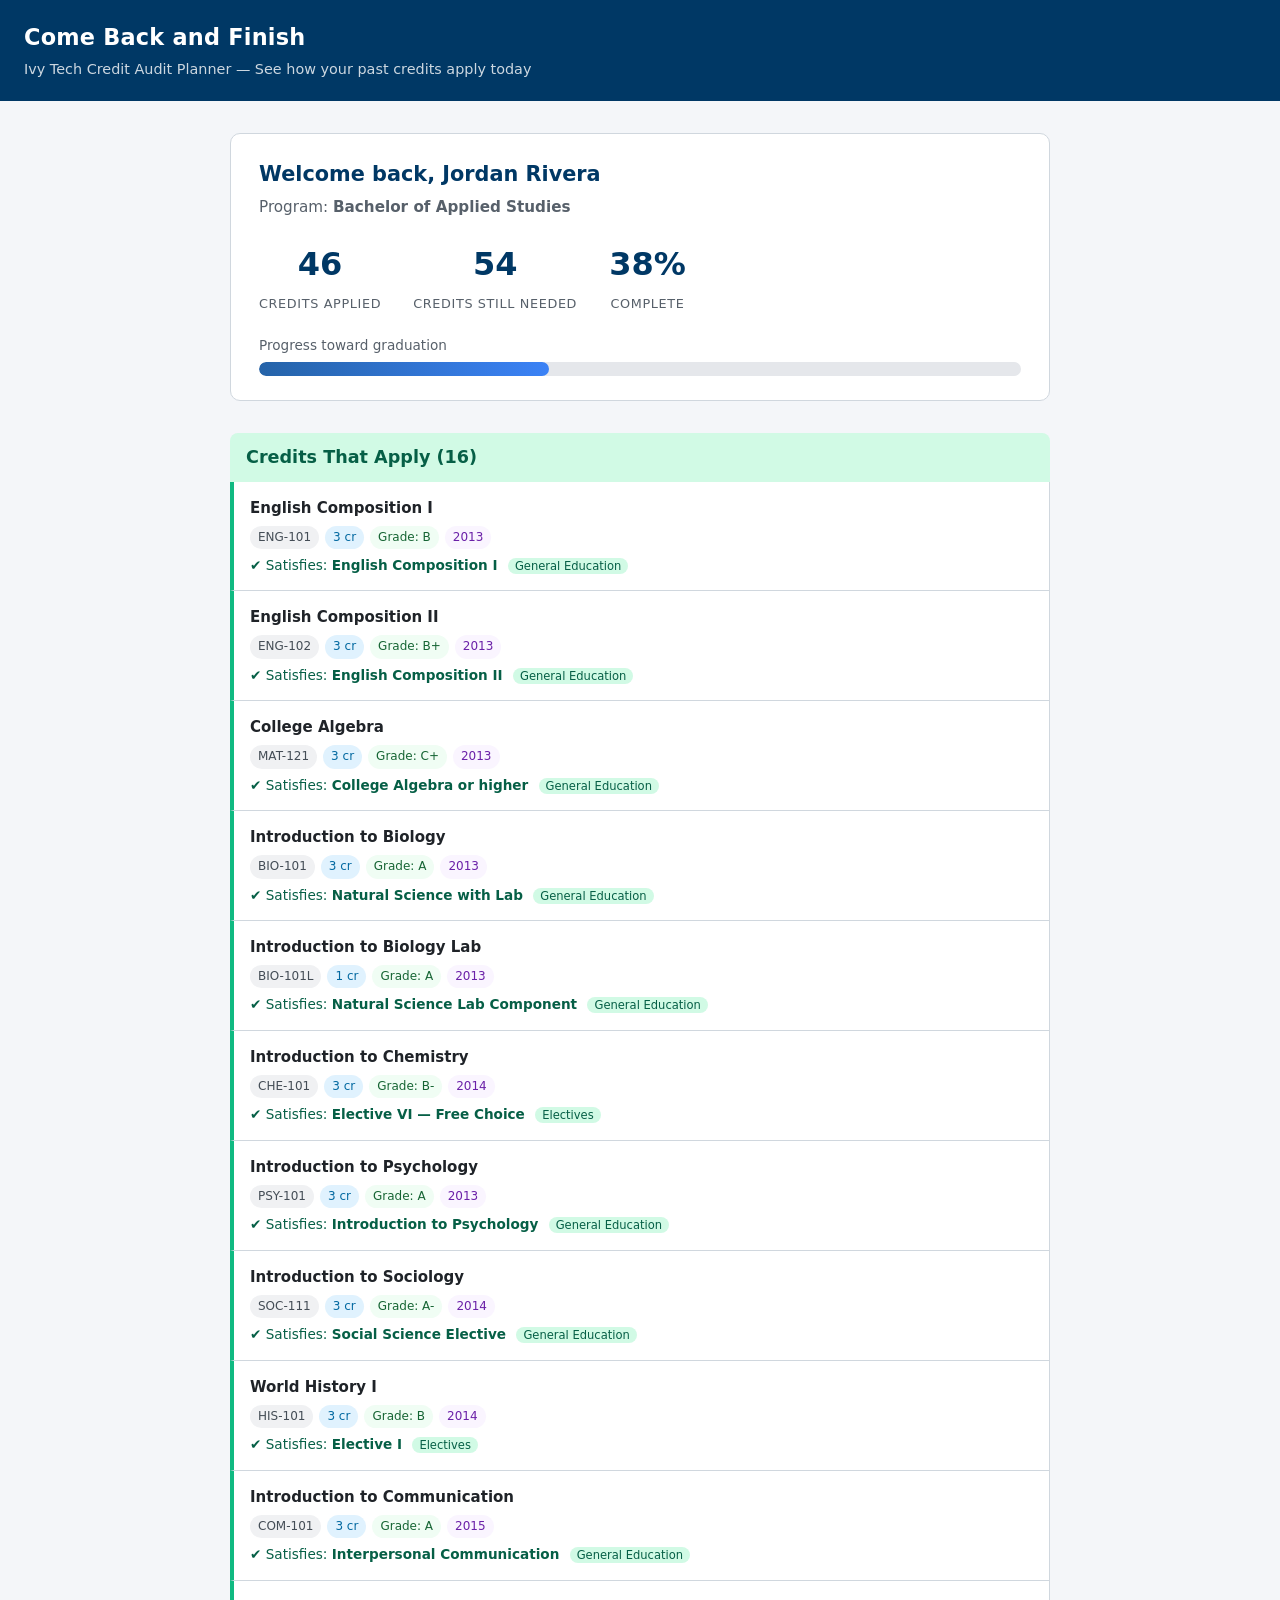
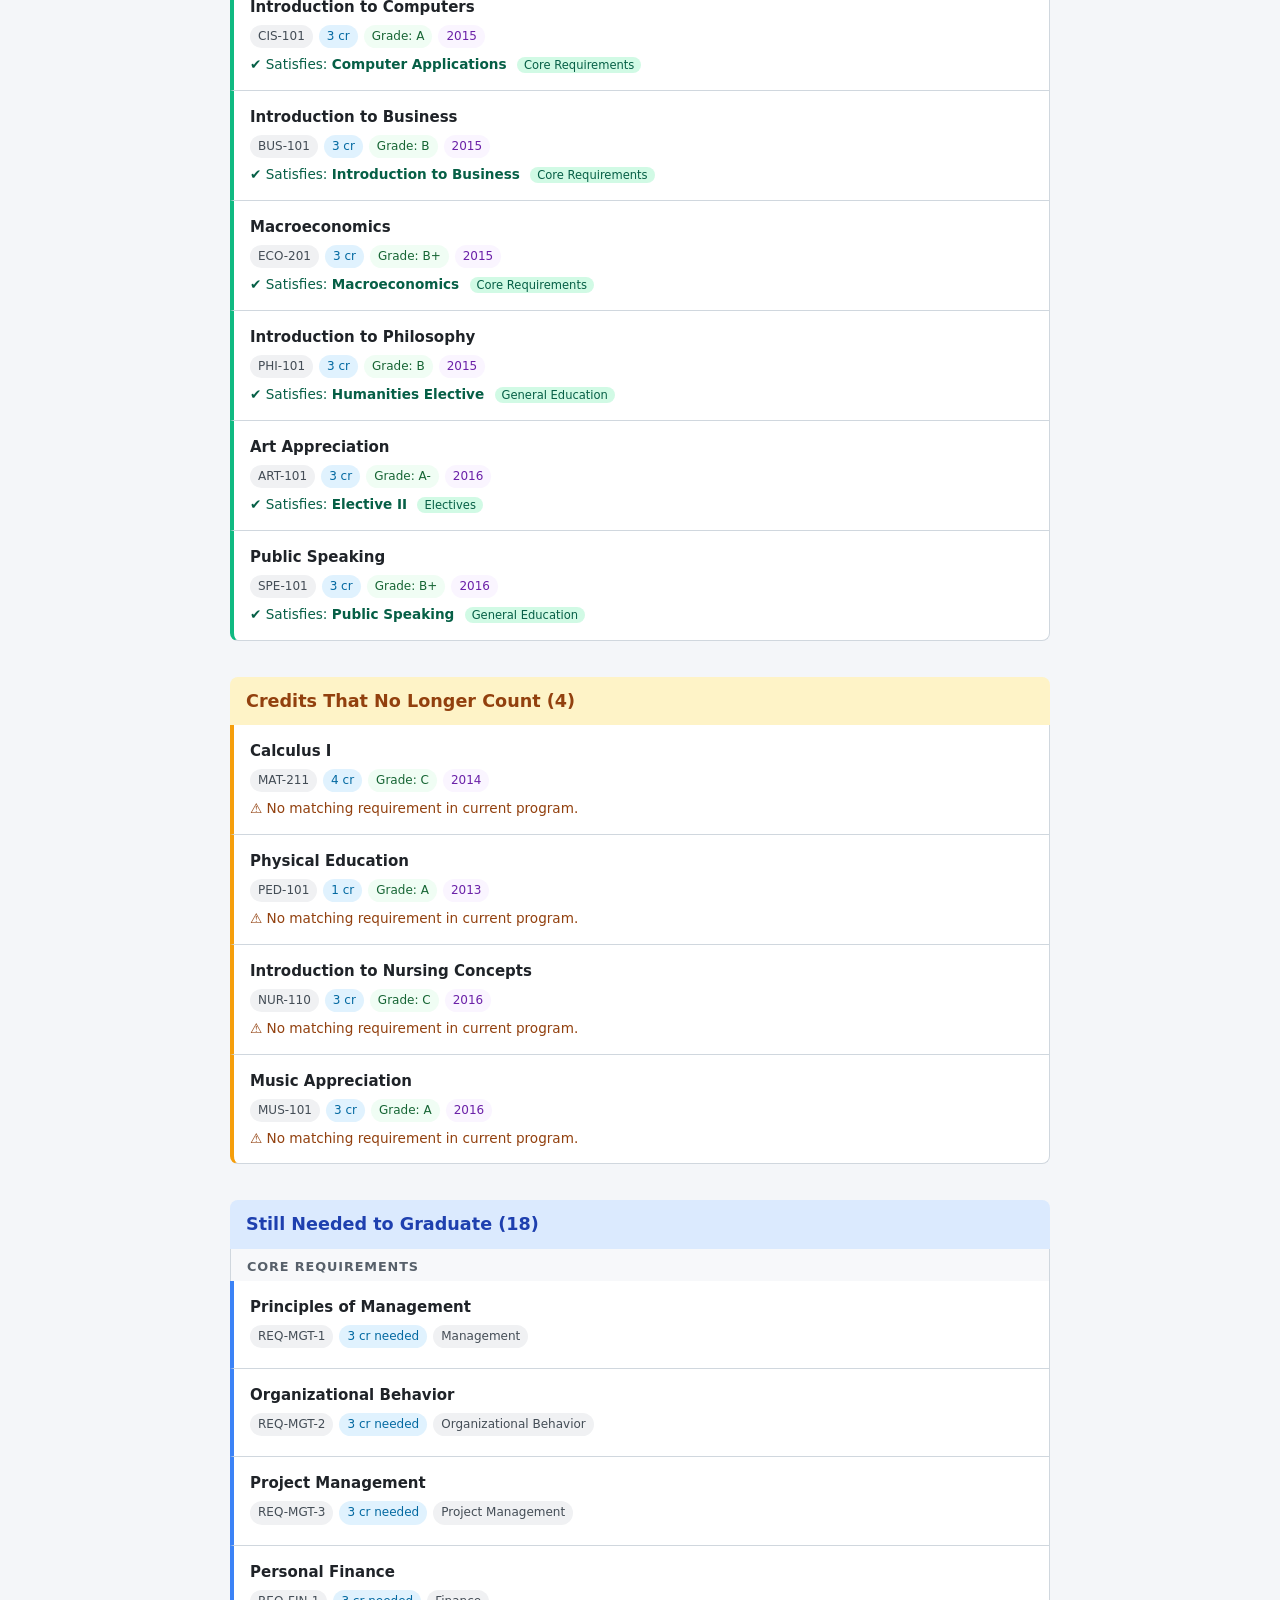
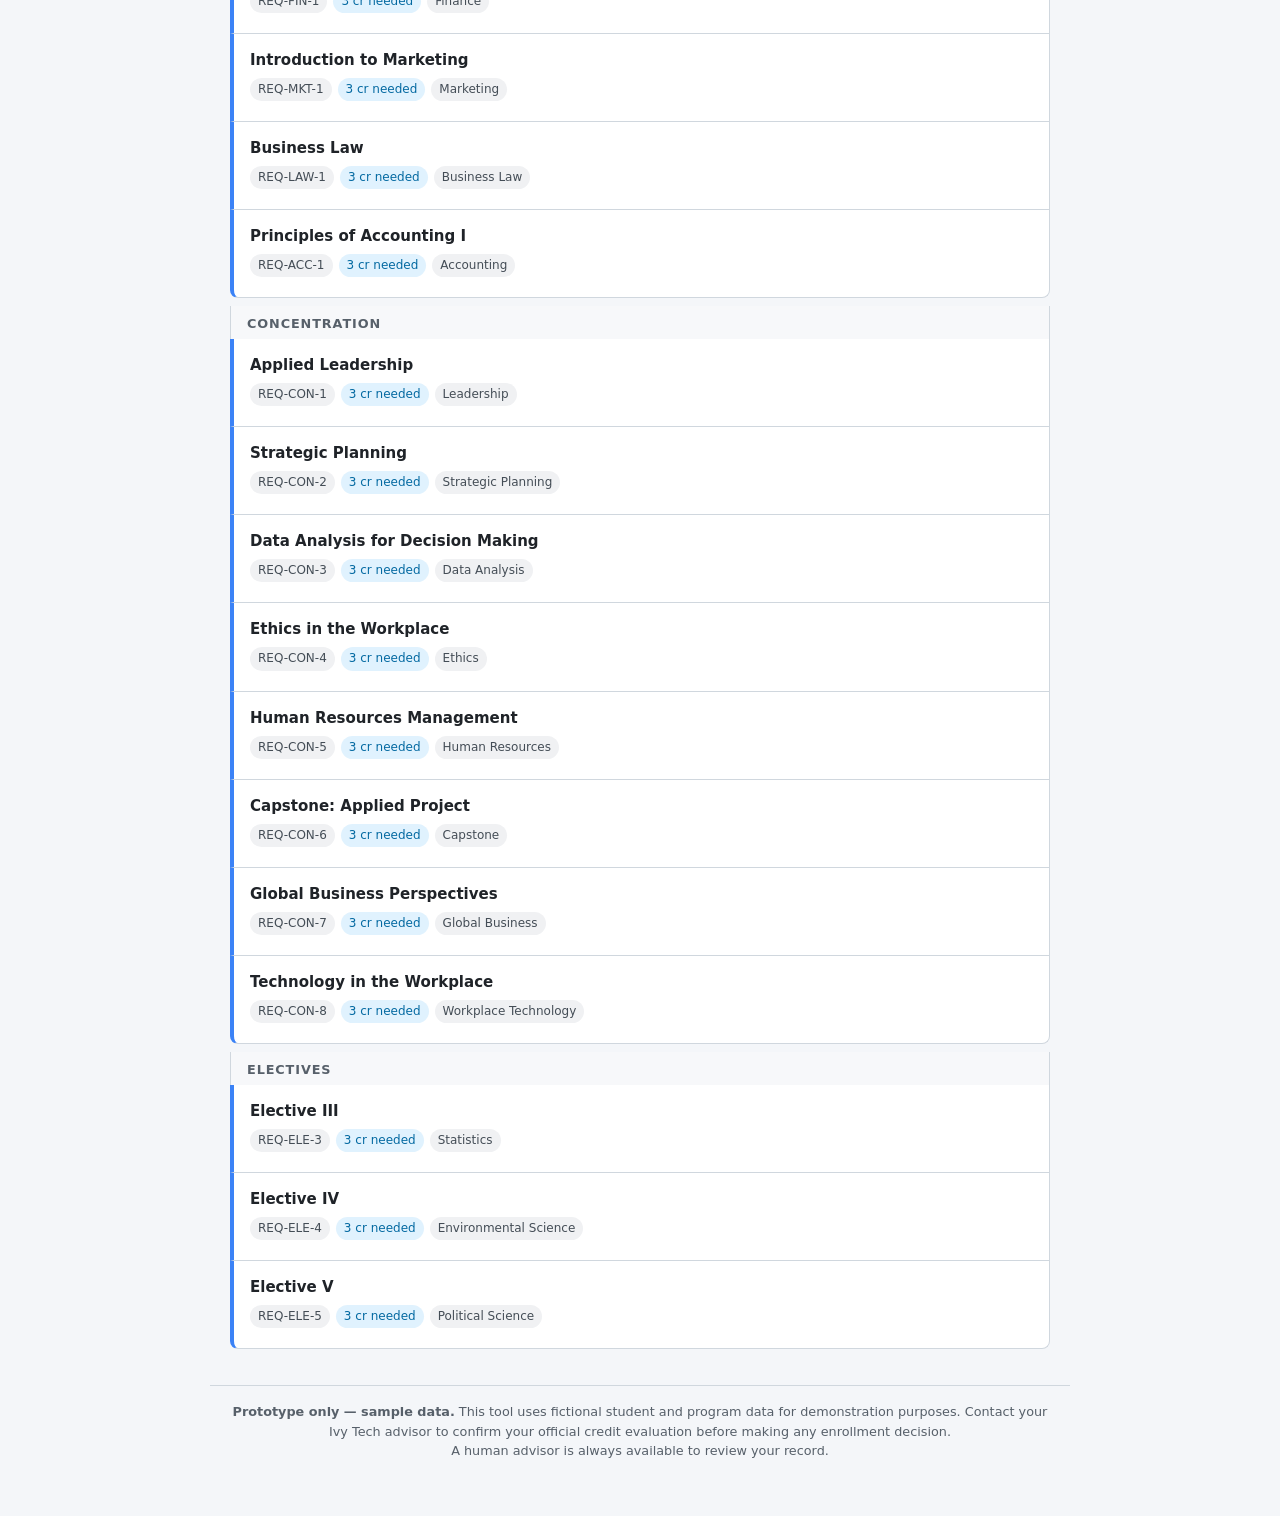
<file: credit-audit/index.html>
<!DOCTYPE html>
<html lang="en">
<head>
  <meta charset="UTF-8" />
  <meta name="viewport" content="width=device-width, initial-scale=1.0" />
  <title>Come Back and Finish — Credit Audit Planner</title>
  <link rel="stylesheet" href="style.css" />
</head>
<body>

  <header class="site-header">
    <h1>Come Back and Finish</h1>
    <p class="subtitle">Ivy Tech Credit Audit Planner — See how your past credits apply today</p>
  </header>

  <main>

    <!-- Loading state -->
    <p id="loading">Loading your credit audit…</p>

    <!-- Dashboard (hidden until data loads) -->
    <div id="dashboard" style="display:none">

      <!-- Summary Banner -->
      <section id="summary-banner" aria-label="Credit audit summary">
        <h2>Welcome back, <span id="student-name"></span></h2>
        <p class="banner-program">Program: <strong><span id="program-name"></span></strong></p>

        <div class="banner-stats">
          <div class="stat-box">
            <span class="stat-number" id="credits-applied"></span>
            <span class="stat-label">Credits Applied</span>
          </div>
          <div class="stat-box">
            <span class="stat-number" id="credits-remaining"></span>
            <span class="stat-label">Credits Still Needed</span>
          </div>
          <div class="stat-box">
            <span class="stat-number" id="pct-label"></span>
            <span class="stat-label">Complete</span>
          </div>
        </div>

        <div class="progress-wrap">
          <p class="progress-label">Progress toward graduation</p>
          <div class="progress-track" role="progressbar" aria-valuemin="0" aria-valuemax="100">
            <div class="progress-fill" id="progress-fill" style="width:0%"></div>
          </div>
        </div>
      </section>

      <!-- Section 1: Credits That Apply -->
      <section class="audit-section section-applied" aria-label="Credits that apply">
        <h2 class="section-heading" id="applied-heading">Credits That Apply</h2>
        <div id="applied-list"></div>
      </section>

      <!-- Section 2: Credits That No Longer Count -->
      <section class="audit-section section-unmatched" aria-label="Credits that no longer count">
        <h2 class="section-heading" id="unmatched-heading">Credits That No Longer Count</h2>
        <div id="unmatched-list"></div>
      </section>

      <!-- Section 3: Remaining Requirements -->
      <section class="audit-section section-remaining" aria-label="Remaining requirements">
        <h2 class="section-heading" id="remaining-heading">Still Needed to Graduate</h2>
        <div id="remaining-list"></div>
      </section>

    </div><!-- /dashboard -->

  </main>

  <footer class="site-footer">
    <strong>Prototype only — sample data.</strong>
    This tool uses fictional student and program data for demonstration purposes.
    Contact your Ivy Tech advisor to confirm your official credit evaluation before making any enrollment decision.
    <br>A human advisor is always available to review your record.
  </footer>

  <script src="app.js"></script>
</body>
</html>
</file>
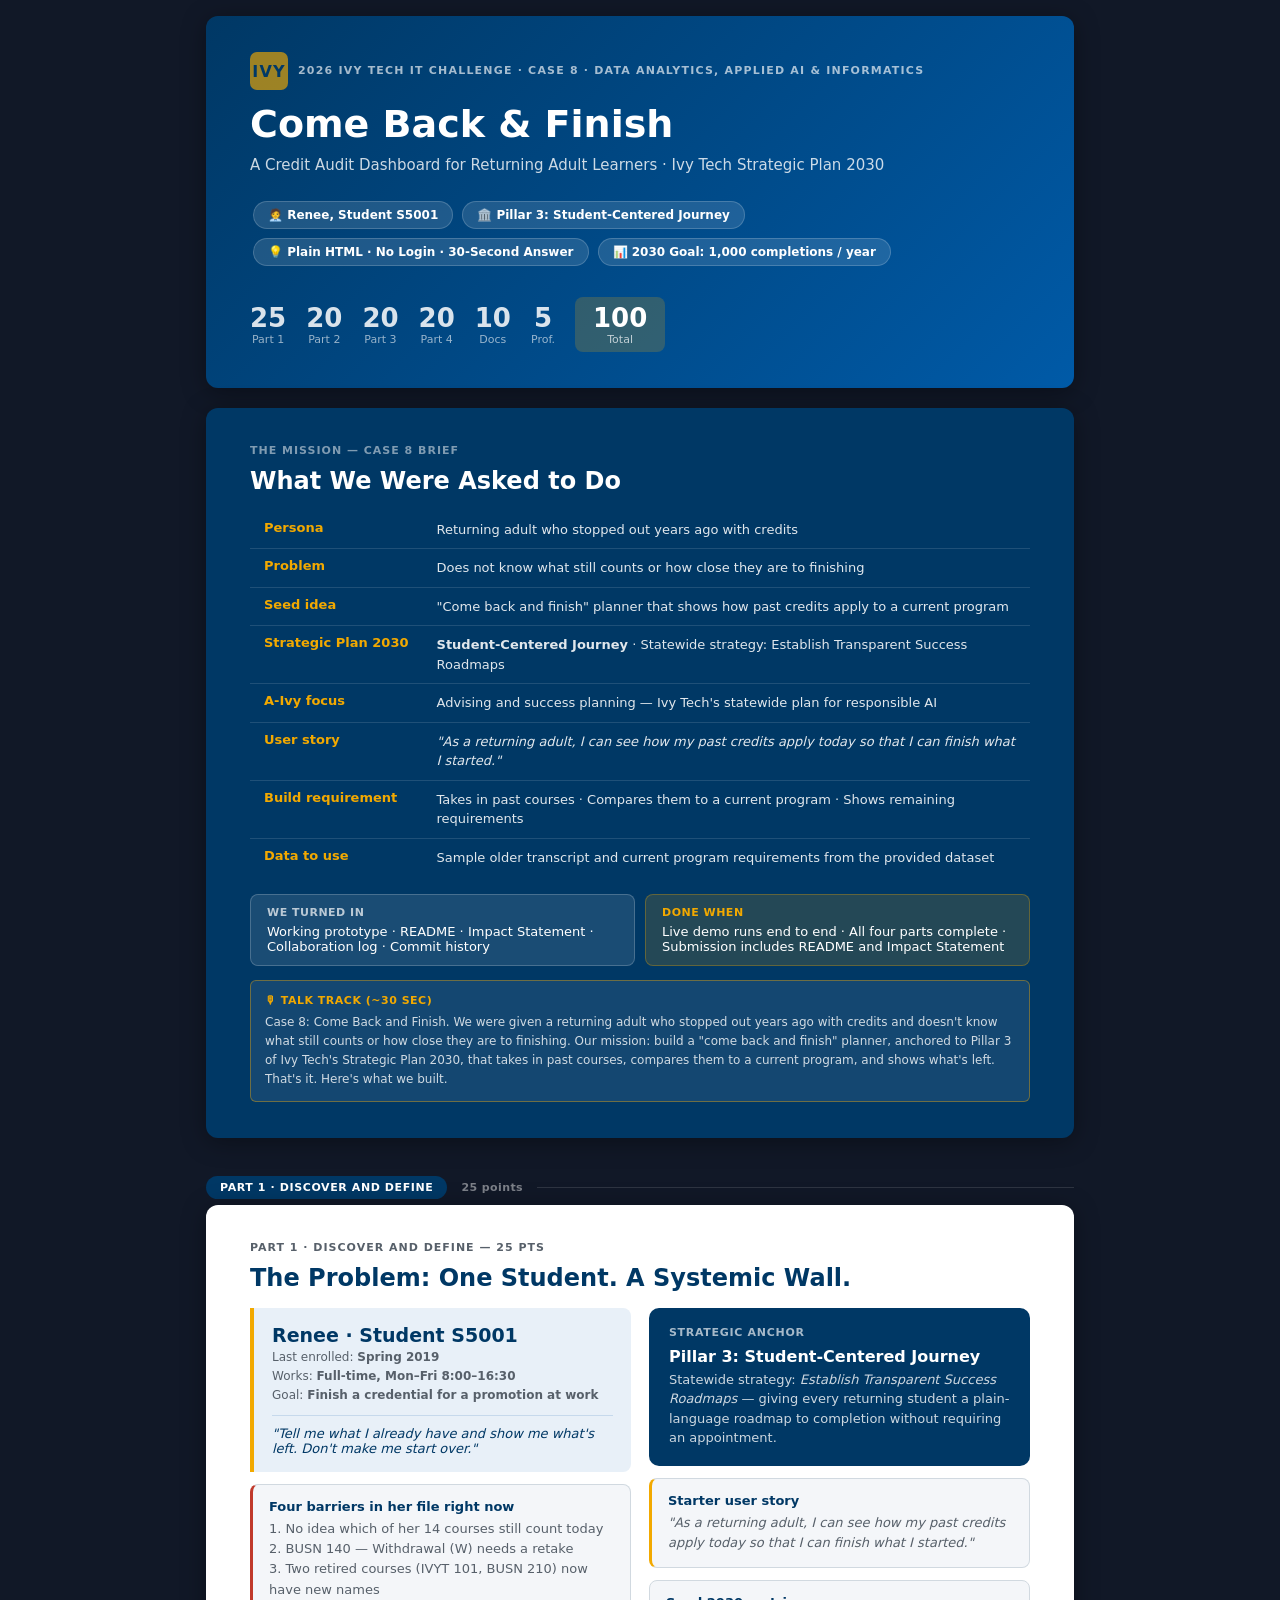
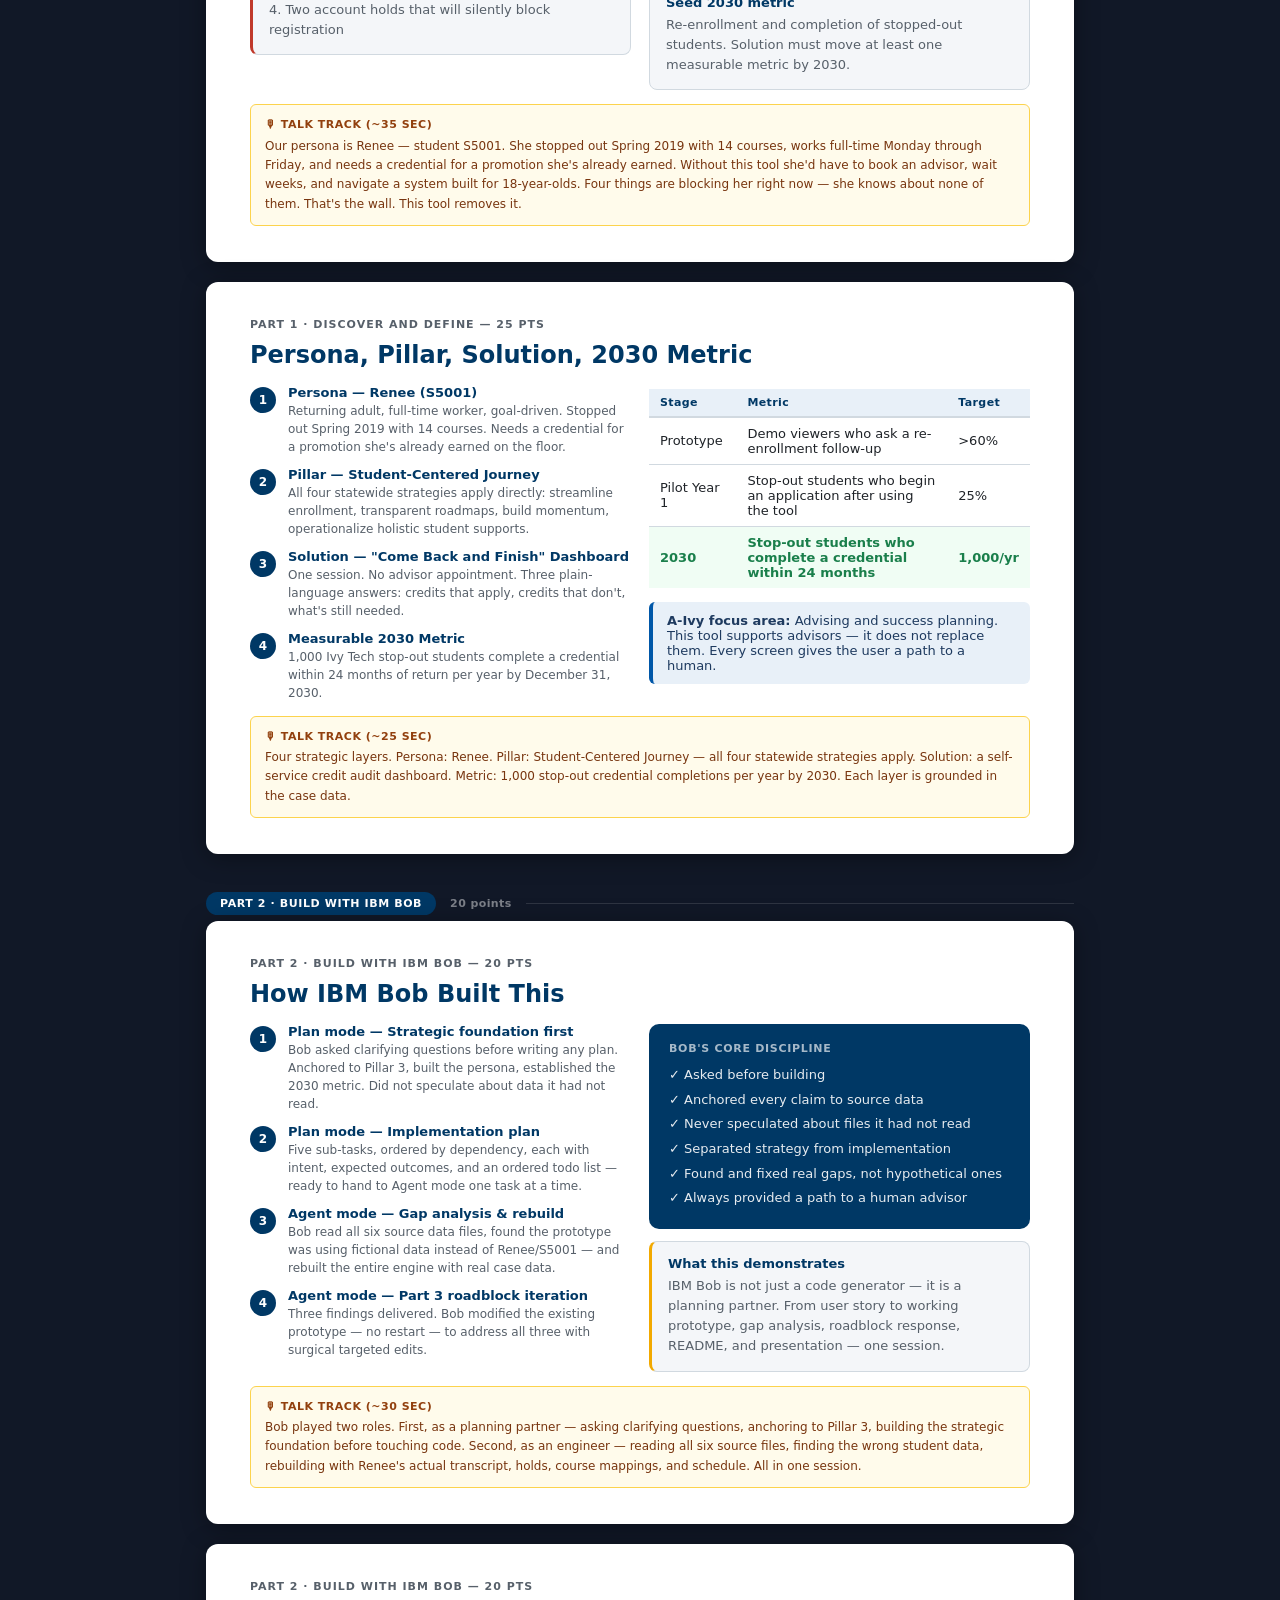
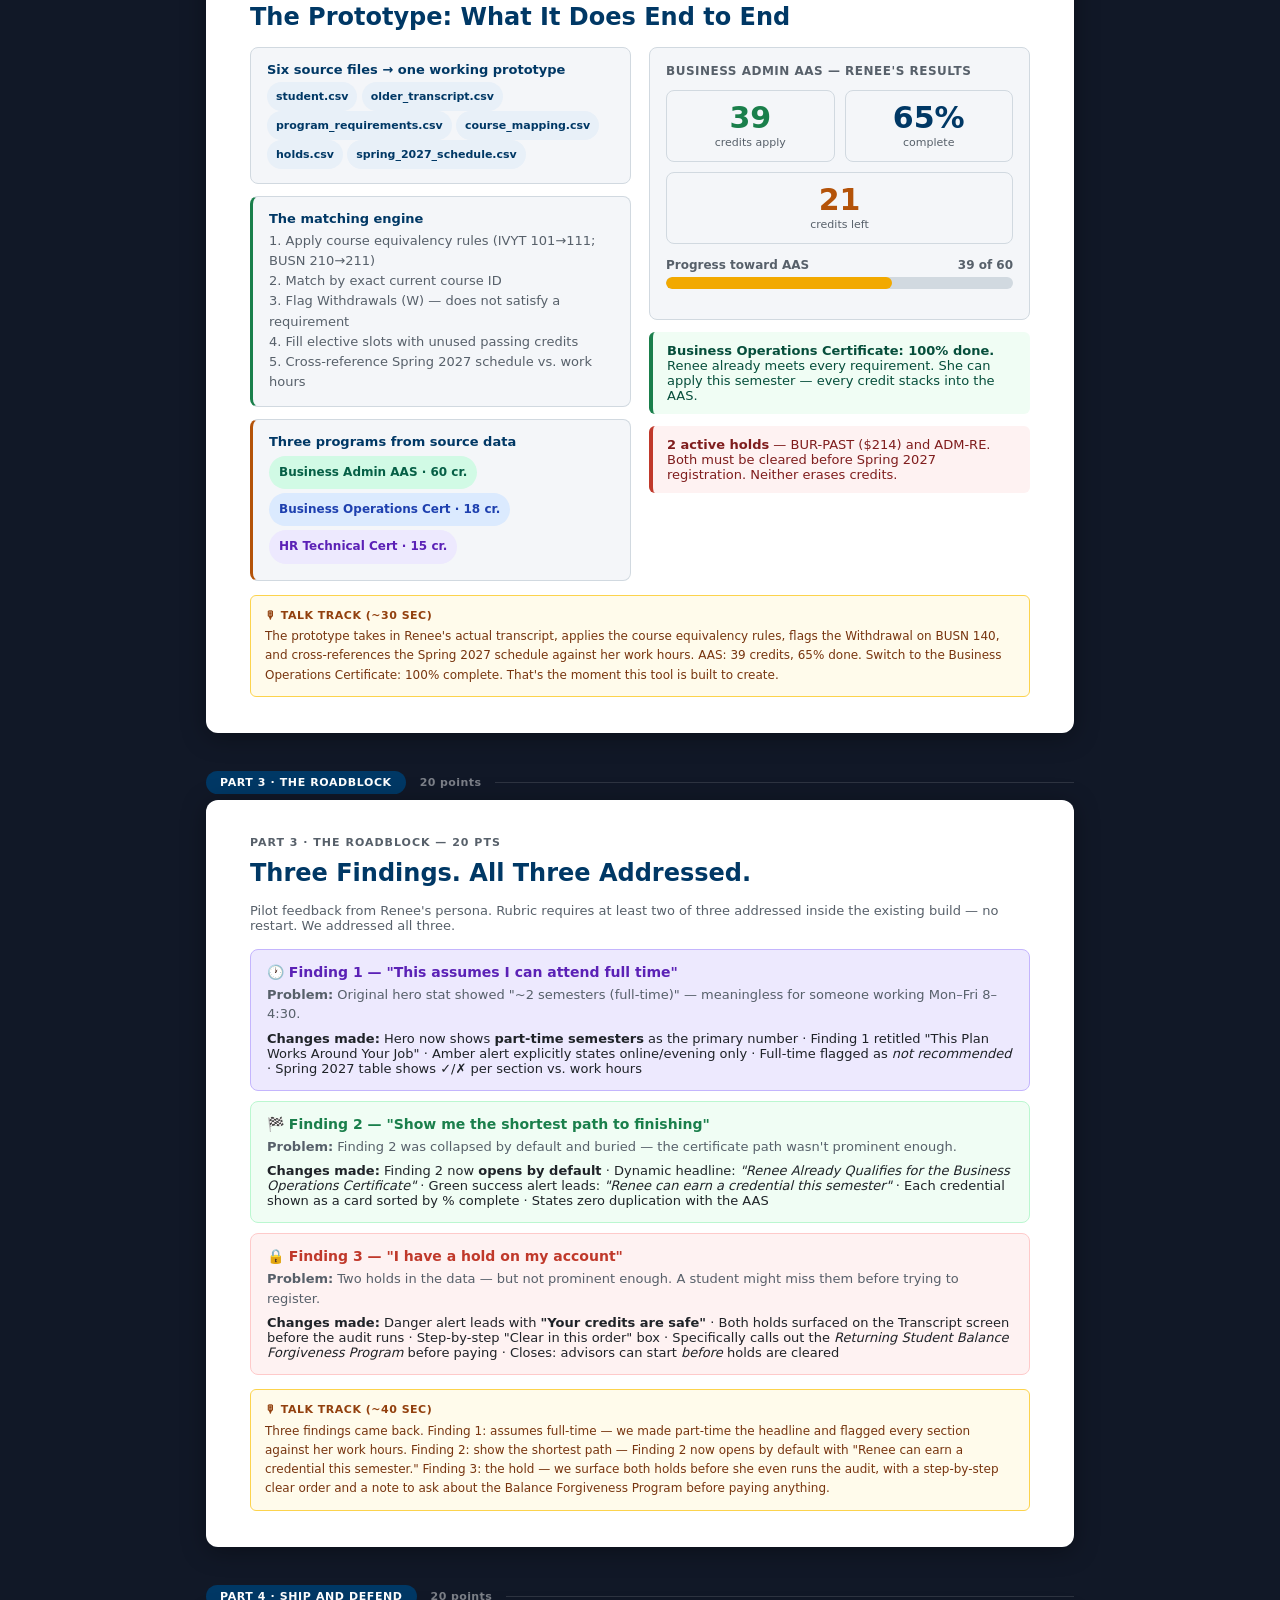
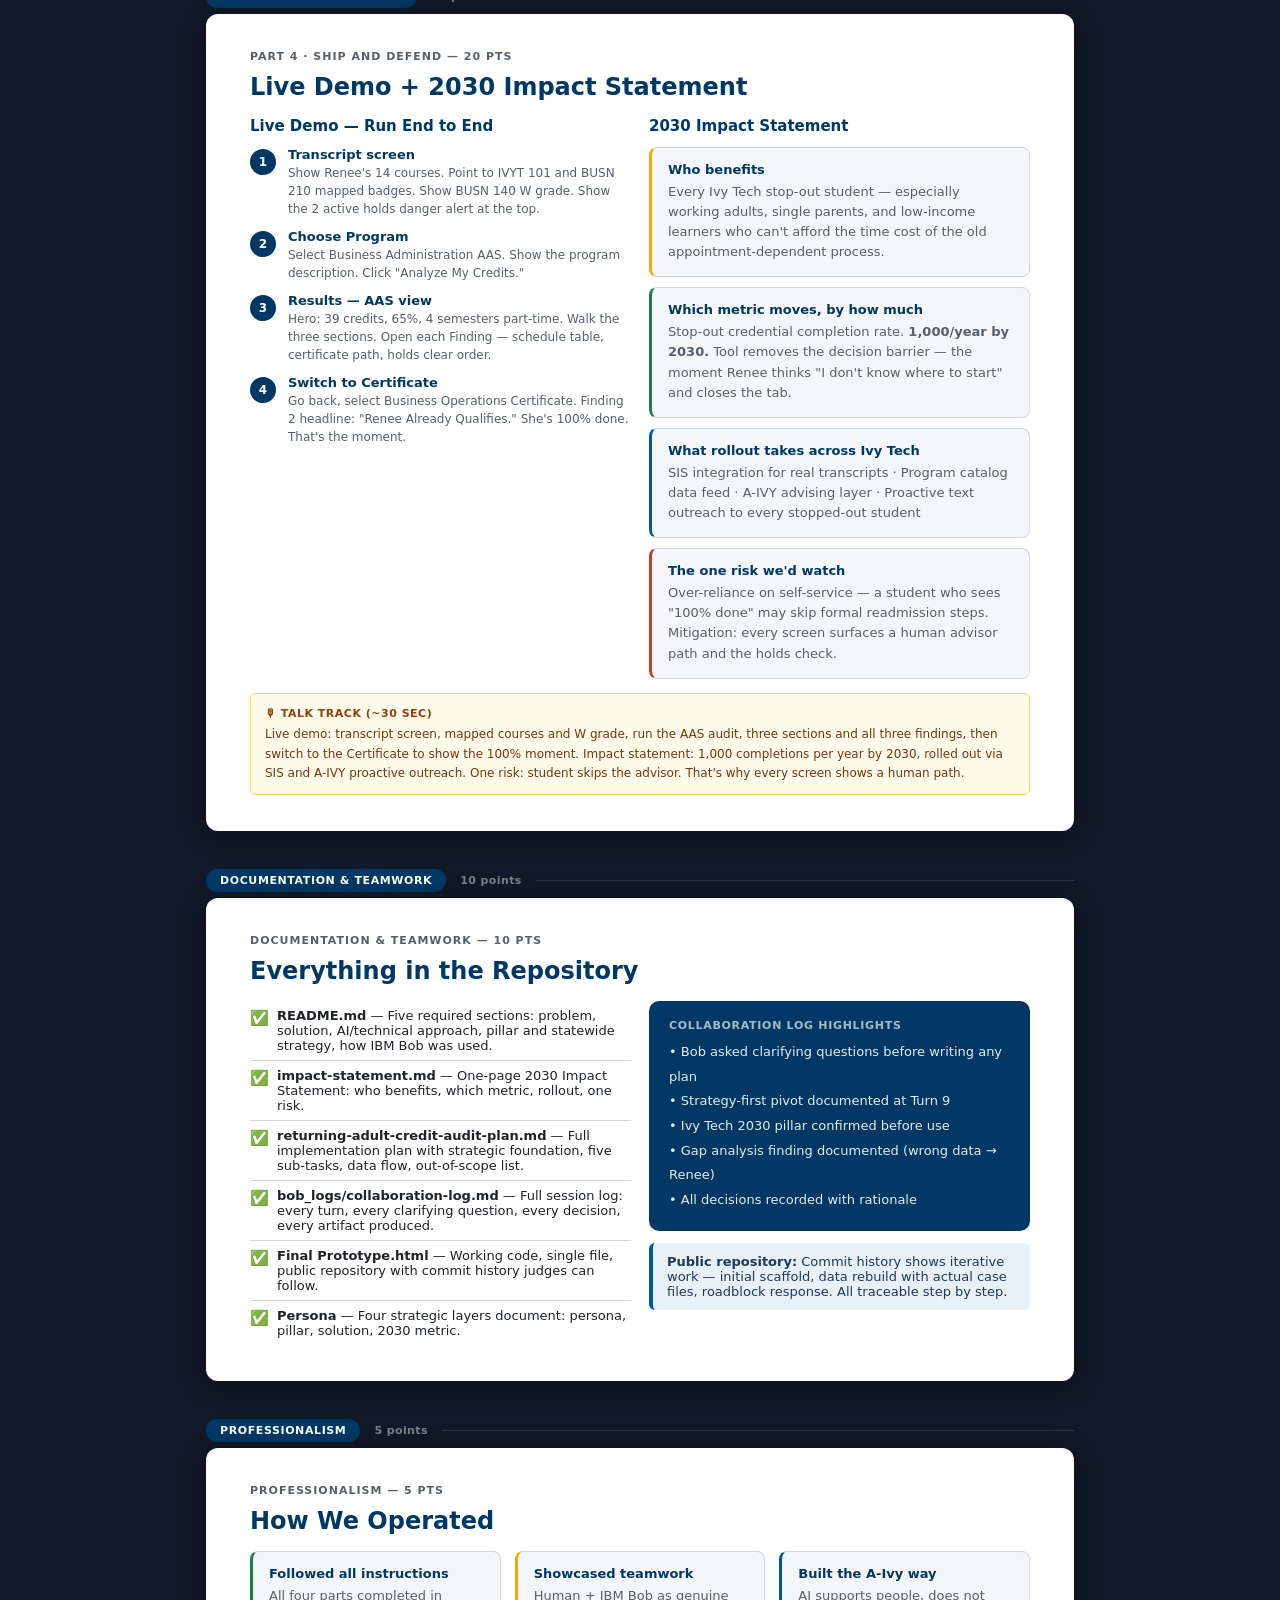
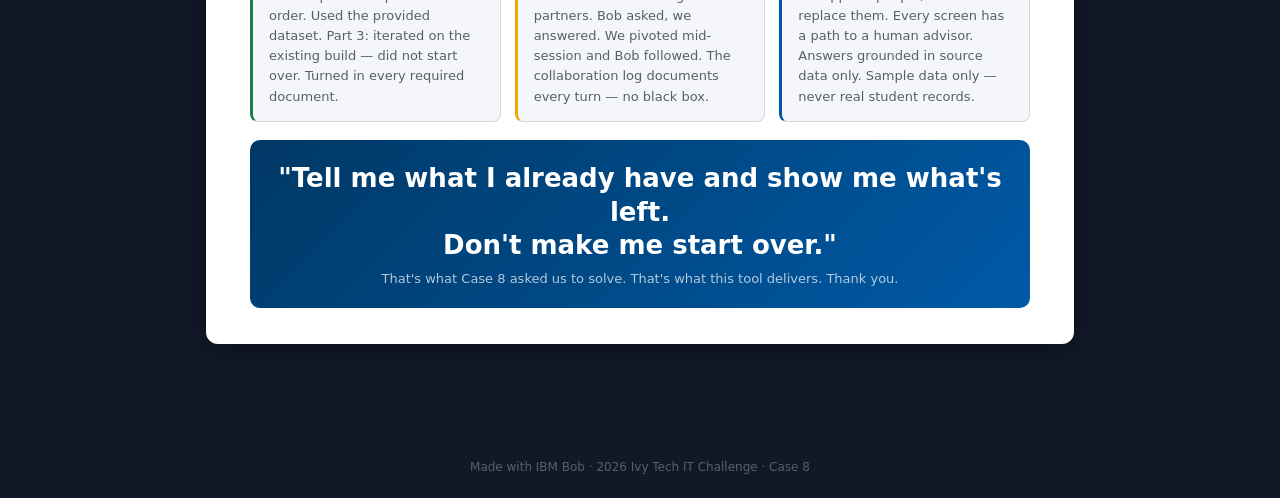
<file: come-back-finish-presentation-slides.html>
<html lang="en">
<head>
<meta charset="UTF-8" />
<meta name="viewport" content="width=device-width, initial-scale=1.0" />
<title>Come Back &amp; Finish — Presentation</title>
<style>
*,*::before,*::after{box-sizing:border-box;margin:0;padding:0}
:root{
  --ivy-blue:#003865;--ivy-gold:#F2A900;--ivy-light:#E8F0F8;
  --accent:#0057A8;--success:#1A7F4B;--warning:#B45309;--danger:#C0392B;
  --muted:#57606a;--border:#d1d9e0;--bg:#f4f6f9;--surface:#fff;--text:#1f2328;
}
html,body{font-family:-apple-system,"Segoe UI",system-ui,sans-serif;background:#111827;color:var(--text)}
.deck{max-width:900px;margin:0 auto;padding:16px 16px 80px}

.section-divider{display:flex;align-items:center;gap:14px;padding:10px 0 6px;margin:28px 0 0}
.section-divider .sd-num{background:var(--ivy-blue);color:#fff;font-size:11px;font-weight:800;letter-spacing:.6px;text-transform:uppercase;padding:5px 14px;border-radius:30px;white-space:nowrap}
.section-divider .sd-pts{font-size:11px;font-weight:700;color:rgba(255,255,255,.45);letter-spacing:.4px}
.section-divider hr{flex:1;border:none;border-top:1px solid rgba(255,255,255,.12)}

.slide{background:var(--surface);border-radius:12px;padding:36px 44px;margin-bottom:20px;position:relative;box-shadow:0 4px 24px rgba(0,0,0,.35)}
.slide-label{font-size:11px;font-weight:800;text-transform:uppercase;letter-spacing:1px;color:var(--muted);margin-bottom:10px}
.slide h2{font-size:24px;font-weight:800;color:var(--ivy-blue);margin-bottom:16px}
.slide h3{font-size:15px;font-weight:700;color:var(--ivy-blue);margin-bottom:7px}

.s-title{background:linear-gradient(135deg,var(--ivy-blue) 0%,#005aa7 100%);color:#fff}
.s-title .kicker{font-size:11px;font-weight:700;text-transform:uppercase;letter-spacing:1.2px;opacity:.65;margin-bottom:14px}
.s-title h1{font-size:38px;font-weight:800;line-height:1.1;margin-bottom:10px}
.s-title .sub{font-size:15px;opacity:.8;margin-bottom:24px}
.logo-mark{background:var(--ivy-gold);color:var(--ivy-blue);font-weight:800;font-size:16px;width:38px;height:38px;border-radius:7px;display:inline-flex;align-items:center;justify-content:center;margin-right:10px;vertical-align:middle}
.chip{display:inline-flex;align-items:center;gap:6px;background:rgba(255,255,255,.12);border:1px solid rgba(255,255,255,.18);border-radius:30px;padding:6px 14px;font-size:12px;font-weight:600;margin:3px}
.chips{display:flex;flex-wrap:wrap;gap:3px}

/* ── Mission slide ── */
.s-mission{background:var(--ivy-blue);color:#fff}
.s-mission .slide-label{color:rgba(255,255,255,.5)}
.s-mission h2{color:#fff}
.case-table{width:100%;border-collapse:collapse;font-size:13px;margin-bottom:14px}
.case-table td{padding:9px 14px;border-bottom:1px solid rgba(255,255,255,.12);vertical-align:top}
.case-table td:first-child{font-weight:700;color:var(--ivy-gold);width:160px;white-space:nowrap}
.case-table td:last-child{color:rgba(255,255,255,.88);line-height:1.5}
.case-table tr:last-child td{border-bottom:none}

.grid-2{display:grid;grid-template-columns:1fr 1fr;gap:18px}
.grid-3{display:grid;grid-template-columns:1fr 1fr 1fr;gap:14px}

.card-sm{background:var(--bg);border:1px solid var(--border);border-radius:8px;padding:14px 16px}
.card-sm h3{font-size:13px;font-weight:700;color:var(--ivy-blue);margin-bottom:5px}
.card-sm p{font-size:13px;color:var(--muted);line-height:1.55}

.persona-box{background:var(--ivy-light);border-left:4px solid var(--ivy-gold);border-radius:0 8px 8px 0;padding:16px 18px;margin-bottom:12px}
.persona-box .name{font-size:19px;font-weight:800;color:var(--ivy-blue)}
.persona-box .meta{font-size:12px;color:var(--muted);margin-top:2px;line-height:1.6}
.persona-box .quote{font-size:13px;color:var(--ivy-blue);font-style:italic;margin-top:10px;padding-top:10px;border-top:1px solid rgba(0,86,168,.15)}

.badge{display:inline-block;padding:3px 9px;border-radius:20px;font-size:11px;font-weight:700}
.badge-success{background:#d1fae5;color:#065f46}
.badge-warn{background:#fef3c7;color:#92400e}
.badge-danger{background:#fee2e2;color:#991b1b}
.badge-blue{background:var(--ivy-light);color:var(--ivy-blue)}
.badge-purple{background:#ede9fe;color:#5b21b6}
.pill{display:inline-block;padding:4px 10px;border-radius:20px;font-size:12px;font-weight:600;margin:2px 3px 2px 0}
.pill-green{background:#d1fae5;color:#065f46}
.pill-orange{background:#fef3c7;color:#92400e}
.pill-red{background:#fee2e2;color:#991b1b}
.pill-blue{background:#dbeafe;color:#1e40af}
.pill-purple{background:#ede9fe;color:#5b21b6}

.stat-row{display:flex;gap:16px;flex-wrap:wrap;margin-top:14px}
.stat-box{flex:1;min-width:110px;background:var(--bg);border-radius:8px;padding:12px 14px;text-align:center;border:1px solid var(--border)}
.stat-box .val{font-size:30px;font-weight:800;color:var(--ivy-blue);line-height:1}
.stat-box .lbl{font-size:11px;color:var(--muted);margin-top:3px}

.tl{display:flex;flex-direction:column;gap:11px}
.tl-item{display:flex;gap:12px;align-items:flex-start}
.tl-num{width:26px;height:26px;border-radius:50%;background:var(--ivy-blue);color:#fff;font-size:12px;font-weight:800;display:flex;align-items:center;justify-content:center;flex-shrink:0;margin-top:2px}
.tl-title{font-weight:700;font-size:13px;color:var(--ivy-blue)}
.tl-desc{font-size:12px;color:var(--muted);margin-top:2px;line-height:1.5}

.alert{padding:11px 14px;border-radius:6px;font-size:13px;border-left:4px solid;margin-bottom:12px}
.alert-success{background:#f0fdf4;border-color:var(--success);color:#064e3b}
.alert-danger{background:#fef2f2;border-color:var(--danger);color:#7f1d1d}
.alert-info{background:var(--ivy-light);border-color:var(--accent);color:#1e3a5f}
.alert-warn{background:#fffbeb;border-color:var(--ivy-gold);color:#78350f}

.metric-table{width:100%;border-collapse:collapse;font-size:13px;margin-top:4px}
.metric-table th{background:var(--ivy-light);color:var(--ivy-blue);padding:7px 11px;text-align:left;font-size:11px;font-weight:700;letter-spacing:.4px;border-bottom:2px solid var(--border)}
.metric-table td{padding:8px 11px;border-bottom:1px solid var(--border)}
.metric-table tr:last-child td{border-bottom:none}
.metric-table .hl td{background:#f0fdf4;font-weight:700;color:var(--success)}

.finding-box{border-radius:8px;padding:14px 16px;margin-bottom:10px}
.fb-1{background:#ede9fe;border:1px solid #c4b5fd}
.fb-2{background:#f0fdf4;border:1px solid #bbf7d0}
.fb-3{background:#fef2f2;border:1px solid #fecaca}
.fb-title{font-weight:700;font-size:14px;margin-bottom:4px}
.fb-desc{font-size:13px;color:var(--muted);line-height:1.5}

.talk-track{background:#fffbeb;border:1px solid #fcd34d;border-radius:6px;padding:11px 14px;margin-top:14px;font-size:12px;color:#78350f;line-height:1.6}
.talk-track strong{display:block;font-size:11px;text-transform:uppercase;letter-spacing:.5px;margin-bottom:3px;color:#92400e}

.check-list{list-style:none;padding:0;margin:0}
.check-list li{padding:7px 0;border-bottom:1px solid var(--border);font-size:13px;display:flex;align-items:flex-start;gap:8px}
.check-list li:last-child{border-bottom:none}
.check-list .ck{font-size:15px;flex-shrink:0;margin-top:1px}

.prog-wrap{margin:14px 0}
.prog-label{display:flex;justify-content:space-between;font-size:12px;font-weight:600;color:var(--muted);margin-bottom:5px}
.prog-track{height:12px;background:var(--border);border-radius:99px;overflow:hidden}
.prog-fill{height:100%;border-radius:99px;background:var(--ivy-gold)}

@media print{
  body{background:#fff}
  .section-divider hr{border-color:#ccc}
  .section-divider .sd-pts,.section-divider .sd-num{color:#555;background:#eee}
  .slide{box-shadow:none;page-break-inside:avoid;border:1px solid var(--border);margin-bottom:0;page-break-after:always}
}
</style>
</head>
<body>
<div class="deck">


<div class="slide s-title">
  <div class="kicker"><span class="logo-mark">IVY</span>2026 Ivy Tech IT Challenge · Case 8 · Data Analytics, Applied AI &amp; Informatics</div>
  <h1>Come Back &amp; Finish</h1>
  <p class="sub">A Credit Audit Dashboard for Returning Adult Learners · Ivy Tech Strategic Plan 2030</p>
  <div class="chips">
    <span class="chip">🧑‍💼 Renee, Student S5001</span>
    <span class="chip">🏛️ Pillar 3: Student-Centered Journey</span>
    <span class="chip">💡 Plain HTML · No Login · 30-Second Answer</span>
    <span class="chip">📊 2030 Goal: 1,000 completions / year</span>
  </div>
  <div style="margin-top:28px;display:flex;gap:20px;flex-wrap:wrap;align-items:center">
    <div style="text-align:center;opacity:.85"><div style="font-size:26px;font-weight:800">25</div><div style="font-size:11px;opacity:.7">Part 1</div></div>
    <div style="text-align:center;opacity:.85"><div style="font-size:26px;font-weight:800">20</div><div style="font-size:11px;opacity:.7">Part 2</div></div>
    <div style="text-align:center;opacity:.85"><div style="font-size:26px;font-weight:800">20</div><div style="font-size:11px;opacity:.7">Part 3</div></div>
    <div style="text-align:center;opacity:.85"><div style="font-size:26px;font-weight:800">20</div><div style="font-size:11px;opacity:.7">Part 4</div></div>
    <div style="text-align:center;opacity:.85"><div style="font-size:26px;font-weight:800">10</div><div style="font-size:11px;opacity:.7">Docs</div></div>
    <div style="text-align:center;opacity:.85"><div style="font-size:26px;font-weight:800">5</div><div style="font-size:11px;opacity:.7">Prof.</div></div>
    <div style="text-align:center;background:rgba(242,169,0,.2);border-radius:8px;padding:6px 18px">
      <div style="font-size:26px;font-weight:800">100</div><div style="font-size:11px;opacity:.7">Total</div>
    </div>
  </div>
</div>


<div class="slide s-mission">
  <div class="slide-label">The Mission — Case 8 Brief</div>
  <h2>What We Were Asked to Do</h2>
  <table class="case-table">
    <tr>
      <td>Persona</td>
      <td>Returning adult who stopped out years ago with credits</td>
    </tr>
    <tr>
      <td>Problem</td>
      <td>Does not know what still counts or how close they are to finishing</td>
    </tr>
    <tr>
      <td>Seed idea</td>
      <td>"Come back and finish" planner that shows how past credits apply to a current program</td>
    </tr>
    <tr>
      <td>Strategic Plan 2030</td>
      <td><strong>Student-Centered Journey</strong> · Statewide strategy: Establish Transparent Success Roadmaps</td>
    </tr>
    <tr>
      <td>A-Ivy focus</td>
      <td>Advising and success planning — Ivy Tech's statewide plan for responsible AI</td>
    </tr>
    <tr>
      <td>User story</td>
      <td><em>"As a returning adult, I can see how my past credits apply today so that I can finish what I started."</em></td>
    </tr>
    <tr>
      <td>Build requirement</td>
      <td>Takes in past courses · Compares them to a current program · Shows remaining requirements</td>
    </tr>
    <tr>
      <td>Data to use</td>
      <td>Sample older transcript and current program requirements from the provided dataset</td>
    </tr>
  </table>
  <div style="display:flex;gap:10px;flex-wrap:wrap;padding-top:4px">
    <div style="background:rgba(255,255,255,.1);border:1px solid rgba(255,255,255,.2);border-radius:8px;padding:11px 16px;flex:1;min-width:160px;font-size:13px">
      <div style="font-weight:700;opacity:.7;font-size:11px;text-transform:uppercase;letter-spacing:.5px;margin-bottom:5px">We turned in</div>
      Working prototype · README · Impact Statement · Collaboration log · Commit history
    </div>
    <div style="background:rgba(242,169,0,.15);border:1px solid rgba(242,169,0,.3);border-radius:8px;padding:11px 16px;flex:1;min-width:160px;font-size:13px">
      <div style="font-weight:700;color:var(--ivy-gold);font-size:11px;text-transform:uppercase;letter-spacing:.5px;margin-bottom:5px">Done when</div>
      Live demo runs end to end · All four parts complete · Submission includes README and Impact Statement
    </div>
  </div>
  <div class="talk-track" style="background:rgba(255,255,255,.08);border-color:rgba(242,169,0,.4);color:rgba(255,255,255,.8)">
    <strong style="color:var(--ivy-gold)">🎙 Talk Track (~30 sec)</strong>
    Case 8: Come Back and Finish. We were given a returning adult who stopped out years ago with credits and doesn't know what still counts or how close they are to finishing. Our mission: build a "come back and finish" planner, anchored to Pillar 3 of Ivy Tech's Strategic Plan 2030, that takes in past courses, compares them to a current program, and shows what's left. That's it. Here's what we built.
  </div>
</div>



<div class="section-divider">
  <span class="sd-num">Part 1 · Discover and Define</span>
  <span class="sd-pts">25 points</span>
  <hr />
</div>

<div class="slide">
  <div class="slide-label">Part 1 · Discover and Define — 25 pts</div>
  <h2>The Problem: One Student. A Systemic Wall.</h2>
  <div class="grid-2">
    <div>
      <div class="persona-box">
        <div class="name">Renee · Student S5001</div>
        <div class="meta">
          Last enrolled: <strong>Spring 2019</strong><br />
          Works: <strong>Full-time, Mon–Fri 8:00–16:30</strong><br />
          Goal: <strong>Finish a credential for a promotion at work</strong>
        </div>
        <div class="quote">"Tell me what I already have and show me what's left. Don't make me start over."</div>
      </div>
      <div class="card-sm" style="border-left:3px solid var(--danger)">
        <h3>Four barriers in her file right now</h3>
        <p>
          1. No idea which of her 14 courses still count today<br />
          2. BUSN 140 — Withdrawal (W) needs a retake<br />
          3. Two retired courses (IVYT 101, BUSN 210) now have new names<br />
          4. Two account holds that will silently block registration
        </p>
      </div>
    </div>
    <div style="display:flex;flex-direction:column;gap:12px">
      <div style="background:var(--ivy-blue);color:#fff;border-radius:10px;padding:18px 20px">
        <div style="font-size:11px;font-weight:700;text-transform:uppercase;letter-spacing:.7px;opacity:.65;margin-bottom:8px">Strategic Anchor</div>
        <div style="font-weight:800;font-size:16px;margin-bottom:4px">Pillar 3: Student-Centered Journey</div>
        <div style="font-size:13px;opacity:.8;line-height:1.5">Statewide strategy: <em>Establish Transparent Success Roadmaps</em> — giving every returning student a plain-language roadmap to completion without requiring an appointment.</div>
      </div>
      <div class="card-sm" style="border-left:3px solid var(--ivy-gold)">
        <h3>Starter user story</h3>
        <p><em>"As a returning adult, I can see how my past credits apply today so that I can finish what I started."</em></p>
      </div>
      <div class="card-sm">
        <h3>Seed 2030 metric</h3>
        <p>Re-enrollment and completion of stopped-out students. Solution must move at least one measurable metric by 2030.</p>
      </div>
    </div>
  </div>
  <div class="talk-track">
    <strong>🎙 Talk Track (~35 sec)</strong>
    Our persona is Renee — student S5001. She stopped out Spring 2019 with 14 courses, works full-time Monday through Friday, and needs a credential for a promotion she's already earned. Without this tool she'd have to book an advisor, wait weeks, and navigate a system built for 18-year-olds. Four things are blocking her right now — she knows about none of them. That's the wall. This tool removes it.
  </div>
</div>

<div class="slide">
  <div class="slide-label">Part 1 · Discover and Define — 25 pts</div>
  <h2>Persona, Pillar, Solution, 2030 Metric</h2>
  <div class="grid-2">
    <div>
      <div class="tl">
        <div class="tl-item">
          <div class="tl-num">1</div>
          <div>
            <div class="tl-title">Persona — Renee (S5001)</div>
            <div class="tl-desc">Returning adult, full-time worker, goal-driven. Stopped out Spring 2019 with 14 courses. Needs a credential for a promotion she's already earned on the floor.</div>
          </div>
        </div>
        <div class="tl-item">
          <div class="tl-num">2</div>
          <div>
            <div class="tl-title">Pillar — Student-Centered Journey</div>
            <div class="tl-desc">All four statewide strategies apply directly: streamline enrollment, transparent roadmaps, build momentum, operationalize holistic student supports.</div>
          </div>
        </div>
        <div class="tl-item">
          <div class="tl-num">3</div>
          <div>
            <div class="tl-title">Solution — "Come Back and Finish" Dashboard</div>
            <div class="tl-desc">One session. No advisor appointment. Three plain-language answers: credits that apply, credits that don't, what's still needed.</div>
          </div>
        </div>
        <div class="tl-item">
          <div class="tl-num">4</div>
          <div>
            <div class="tl-title">Measurable 2030 Metric</div>
            <div class="tl-desc">1,000 Ivy Tech stop-out students complete a credential within 24 months of return per year by December 31, 2030.</div>
          </div>
        </div>
      </div>
    </div>
    <div>
      <table class="metric-table" style="margin-bottom:14px">
        <thead><tr><th>Stage</th><th>Metric</th><th>Target</th></tr></thead>
        <tbody>
          <tr><td>Prototype</td><td>Demo viewers who ask a re-enrollment follow-up</td><td>&gt;60%</td></tr>
          <tr><td>Pilot Year 1</td><td>Stop-out students who begin an application after using the tool</td><td>25%</td></tr>
          <tr class="hl"><td><strong>2030</strong></td><td><strong>Stop-out students who complete a credential within 24 months</strong></td><td><strong>1,000/yr</strong></td></tr>
        </tbody>
      </table>
      <div class="alert alert-info">
        <strong>A-Ivy focus area:</strong> Advising and success planning. This tool supports advisors — it does not replace them. Every screen gives the user a path to a human.
      </div>
    </div>
  </div>
  <div class="talk-track">
    <strong>🎙 Talk Track (~25 sec)</strong>
    Four strategic layers. Persona: Renee. Pillar: Student-Centered Journey — all four statewide strategies apply. Solution: a self-service credit audit dashboard. Metric: 1,000 stop-out credential completions per year by 2030. Each layer is grounded in the case data.
  </div>
</div>



<div class="section-divider">
  <span class="sd-num">Part 2 · Build with IBM Bob</span>
  <span class="sd-pts">20 points</span>
  <hr />
</div>

<div class="slide">
  <div class="slide-label">Part 2 · Build with IBM Bob — 20 pts</div>
  <h2>How IBM Bob Built This</h2>
  <div class="grid-2">
    <div>
      <div class="tl">
        <div class="tl-item">
          <div class="tl-num">1</div>
          <div>
            <div class="tl-title">Plan mode — Strategic foundation first</div>
            <div class="tl-desc">Bob asked clarifying questions before writing any plan. Anchored to Pillar 3, built the persona, established the 2030 metric. Did not speculate about data it had not read.</div>
          </div>
        </div>
        <div class="tl-item">
          <div class="tl-num">2</div>
          <div>
            <div class="tl-title">Plan mode — Implementation plan</div>
            <div class="tl-desc">Five sub-tasks, ordered by dependency, each with intent, expected outcomes, and an ordered todo list — ready to hand to Agent mode one task at a time.</div>
          </div>
        </div>
        <div class="tl-item">
          <div class="tl-num">3</div>
          <div>
            <div class="tl-title">Agent mode — Gap analysis &amp; rebuild</div>
            <div class="tl-desc">Bob read all six source data files, found the prototype was using fictional data instead of Renee/S5001 — and rebuilt the entire engine with real case data.</div>
          </div>
        </div>
        <div class="tl-item">
          <div class="tl-num">4</div>
          <div>
            <div class="tl-title">Agent mode — Part 3 roadblock iteration</div>
            <div class="tl-desc">Three findings delivered. Bob modified the existing prototype — no restart — to address all three with surgical targeted edits.</div>
          </div>
        </div>
      </div>
    </div>
    <div style="display:flex;flex-direction:column;gap:12px">
      <div style="background:var(--ivy-blue);color:#fff;border-radius:10px;padding:18px 20px">
        <div style="font-size:11px;font-weight:700;text-transform:uppercase;letter-spacing:.7px;opacity:.65;margin-bottom:8px">Bob's core discipline</div>
        <div style="font-size:13px;line-height:1.9;opacity:.9">
          ✓ Asked before building<br />
          ✓ Anchored every claim to source data<br />
          ✓ Never speculated about files it had not read<br />
          ✓ Separated strategy from implementation<br />
          ✓ Found and fixed real gaps, not hypothetical ones<br />
          ✓ Always provided a path to a human advisor
        </div>
      </div>
      <div class="card-sm" style="border-left:3px solid var(--ivy-gold)">
        <h3>What this demonstrates</h3>
        <p>IBM Bob is not just a code generator — it is a planning partner. From user story to working prototype, gap analysis, roadblock response, README, and presentation — one session.</p>
      </div>
    </div>
  </div>
  <div class="talk-track">
    <strong>🎙 Talk Track (~30 sec)</strong>
    Bob played two roles. First, as a planning partner — asking clarifying questions, anchoring to Pillar 3, building the strategic foundation before touching code. Second, as an engineer — reading all six source files, finding the wrong student data, rebuilding with Renee's actual transcript, holds, course mappings, and schedule. All in one session.
  </div>
</div>

<div class="slide">
  <div class="slide-label">Part 2 · Build with IBM Bob — 20 pts</div>
  <h2>The Prototype: What It Does End to End</h2>
  <div class="grid-2">
    <div>
      <div class="card-sm" style="margin-bottom:12px">
        <h3>Six source files → one working prototype</h3>
        <p style="line-height:2.1">
          <span class="badge badge-blue">student.csv</span>
          <span class="badge badge-blue">older_transcript.csv</span>
          <span class="badge badge-blue">program_requirements.csv</span>
          <span class="badge badge-blue">course_mapping.csv</span>
          <span class="badge badge-blue">holds.csv</span>
          <span class="badge badge-blue">spring_2027_schedule.csv</span>
        </p>
      </div>
      <div class="card-sm" style="margin-bottom:12px;border-left:3px solid var(--success)">
        <h3>The matching engine</h3>
        <p>
          1. Apply course equivalency rules (IVYT 101→111; BUSN 210→211)<br />
          2. Match by exact current course ID<br />
          3. Flag Withdrawals (W) — does not satisfy a requirement<br />
          4. Fill elective slots with unused passing credits<br />
          5. Cross-reference Spring 2027 schedule vs. work hours
        </p>
      </div>
      <div class="card-sm" style="border-left:3px solid var(--warning)">
        <h3>Three programs from source data</h3>
        <p style="line-height:2.1">
          <span class="pill pill-green">Business Admin AAS · 60 cr.</span>
          <span class="pill pill-blue">Business Operations Cert · 18 cr.</span>
          <span class="pill pill-purple">HR Technical Cert · 15 cr.</span>
        </p>
      </div>
    </div>
    <div>
      <div style="background:var(--bg);border:1px solid var(--border);border-radius:8px;padding:16px;margin-bottom:12px">
        <div style="font-size:12px;font-weight:700;color:var(--muted);text-transform:uppercase;letter-spacing:.5px;margin-bottom:12px">Business Admin AAS — Renee's Results</div>
        <div class="stat-row" style="margin-top:0;gap:10px">
          <div class="stat-box"><div class="val" style="color:var(--success)">39</div><div class="lbl">credits apply</div></div>
          <div class="stat-box"><div class="val">65%</div><div class="lbl">complete</div></div>
          <div class="stat-box"><div class="val" style="color:var(--warning)">21</div><div class="lbl">credits left</div></div>
        </div>
        <div class="prog-wrap" style="margin-top:14px">
          <div class="prog-label"><span>Progress toward AAS</span><span>39 of 60</span></div>
          <div class="prog-track"><div class="prog-fill" style="width:65%"></div></div>
        </div>
      </div>
      <div class="alert alert-success">
        <strong>Business Operations Certificate: 100% done.</strong> Renee already meets every requirement. She can apply this semester — every credit stacks into the AAS.
      </div>
      <div class="alert alert-danger" style="margin-bottom:0">
        <strong>2 active holds</strong> — BUR-PAST ($214) and ADM-RE. Both must be cleared before Spring 2027 registration. Neither erases credits.
      </div>
    </div>
  </div>
  <div class="talk-track">
    <strong>🎙 Talk Track (~30 sec)</strong>
    The prototype takes in Renee's actual transcript, applies the course equivalency rules, flags the Withdrawal on BUSN 140, and cross-references the Spring 2027 schedule against her work hours. AAS: 39 credits, 65% done. Switch to the Business Operations Certificate: 100% complete. That's the moment this tool is built to create.
  </div>
</div>



<div class="section-divider">
  <span class="sd-num">Part 3 · The Roadblock</span>
  <span class="sd-pts">20 points</span>
  <hr />
</div>

<div class="slide">
  <div class="slide-label">Part 3 · The Roadblock — 20 pts</div>
  <h2>Three Findings. All Three Addressed.</h2>
  <p style="font-size:13px;color:var(--muted);margin-bottom:16px">Pilot feedback from Renee's persona. Rubric requires at least two of three addressed inside the existing build — no restart. We addressed all three.</p>

  <div class="finding-box fb-1" style="margin-bottom:10px">
    <div class="fb-title" style="color:#5b21b6">🕐 Finding 1 — "This assumes I can attend full time"</div>
    <div class="fb-desc" style="margin:5px 0 7px"><strong>Problem:</strong> Original hero stat showed "~2 semesters (full-time)" — meaningless for someone working Mon–Fri 8–4:30.</div>
    <div style="font-size:13px"><strong>Changes made:</strong> Hero now shows <strong>part-time semesters</strong> as the primary number · Finding 1 retitled "This Plan Works Around Your Job" · Amber alert explicitly states online/evening only · Full-time flagged as <em>not recommended</em> · Spring 2027 table shows ✓/✗ per section vs. work hours</div>
  </div>

  <div class="finding-box fb-2" style="margin-bottom:10px">
    <div class="fb-title" style="color:var(--success)">🏁 Finding 2 — "Show me the shortest path to finishing"</div>
    <div class="fb-desc" style="margin:5px 0 7px"><strong>Problem:</strong> Finding 2 was collapsed by default and buried — the certificate path wasn't prominent enough.</div>
    <div style="font-size:13px"><strong>Changes made:</strong> Finding 2 now <strong>opens by default</strong> · Dynamic headline: <em>"Renee Already Qualifies for the Business Operations Certificate"</em> · Green success alert leads: <em>"Renee can earn a credential this semester"</em> · Each credential shown as a card sorted by % complete · States zero duplication with the AAS</div>
  </div>

  <div class="finding-box fb-3">
    <div class="fb-title" style="color:var(--danger)">🔒 Finding 3 — "I have a hold on my account"</div>
    <div class="fb-desc" style="margin:5px 0 7px"><strong>Problem:</strong> Two holds in the data — but not prominent enough. A student might miss them before trying to register.</div>
    <div style="font-size:13px"><strong>Changes made:</strong> Danger alert leads with <strong>"Your credits are safe"</strong> · Both holds surfaced on the Transcript screen before the audit runs · Step-by-step "Clear in this order" box · Specifically calls out the <em>Returning Student Balance Forgiveness Program</em> before paying · Closes: advisors can start <em>before</em> holds are cleared</div>
  </div>

  <div class="talk-track">
    <strong>🎙 Talk Track (~40 sec)</strong>
    Three findings came back. Finding 1: assumes full-time — we made part-time the headline and flagged every section against her work hours. Finding 2: show the shortest path — Finding 2 now opens by default with "Renee can earn a credential this semester." Finding 3: the hold — we surface both holds before she even runs the audit, with a step-by-step clear order and a note to ask about the Balance Forgiveness Program before paying anything.
  </div>
</div>



<div class="section-divider">
  <span class="sd-num">Part 4 · Ship and Defend</span>
  <span class="sd-pts">20 points</span>
  <hr />
</div>

<div class="slide">
  <div class="slide-label">Part 4 · Ship and Defend — 20 pts</div>
  <h2>Live Demo + 2030 Impact Statement</h2>
  <div class="grid-2">
    <div>
      <h3 style="margin-bottom:12px">Live Demo — Run End to End</h3>
      <div class="tl">
        <div class="tl-item">
          <div class="tl-num">1</div>
          <div>
            <div class="tl-title">Transcript screen</div>
            <div class="tl-desc">Show Renee's 14 courses. Point to IVYT 101 and BUSN 210 mapped badges. Show BUSN 140 W grade. Show the 2 active holds danger alert at the top.</div>
          </div>
        </div>
        <div class="tl-item">
          <div class="tl-num">2</div>
          <div>
            <div class="tl-title">Choose Program</div>
            <div class="tl-desc">Select Business Administration AAS. Show the program description. Click "Analyze My Credits."</div>
          </div>
        </div>
        <div class="tl-item">
          <div class="tl-num">3</div>
          <div>
            <div class="tl-title">Results — AAS view</div>
            <div class="tl-desc">Hero: 39 credits, 65%, 4 semesters part-time. Walk the three sections. Open each Finding — schedule table, certificate path, holds clear order.</div>
          </div>
        </div>
        <div class="tl-item">
          <div class="tl-num">4</div>
          <div>
            <div class="tl-title">Switch to Certificate</div>
            <div class="tl-desc">Go back, select Business Operations Certificate. Finding 2 headline: "Renee Already Qualifies." She's 100% done. That's the moment.</div>
          </div>
        </div>
      </div>
    </div>
    <div>
      <h3 style="margin-bottom:12px">2030 Impact Statement</h3>
      <div class="card-sm" style="margin-bottom:10px;border-left:3px solid var(--ivy-gold)">
        <h3>Who benefits</h3>
        <p>Every Ivy Tech stop-out student — especially working adults, single parents, and low-income learners who can't afford the time cost of the old appointment-dependent process.</p>
      </div>
      <div class="card-sm" style="margin-bottom:10px;border-left:3px solid var(--success)">
        <h3>Which metric moves, by how much</h3>
        <p>Stop-out credential completion rate. <strong>1,000/year by 2030.</strong> Tool removes the decision barrier — the moment Renee thinks "I don't know where to start" and closes the tab.</p>
      </div>
      <div class="card-sm" style="margin-bottom:10px;border-left:3px solid var(--accent)">
        <h3>What rollout takes across Ivy Tech</h3>
        <p>SIS integration for real transcripts · Program catalog data feed · A-IVY advising layer · Proactive text outreach to every stopped-out student</p>
      </div>
      <div class="card-sm" style="border-left:3px solid var(--danger)">
        <h3>The one risk we'd watch</h3>
        <p>Over-reliance on self-service — a student who sees "100% done" may skip formal readmission steps. Mitigation: every screen surfaces a human advisor path and the holds check.</p>
      </div>
    </div>
  </div>
  <div class="talk-track">
    <strong>🎙 Talk Track (~30 sec)</strong>
    Live demo: transcript screen, mapped courses and W grade, run the AAS audit, three sections and all three findings, then switch to the Certificate to show the 100% moment. Impact statement: 1,000 completions per year by 2030, rolled out via SIS and A-IVY proactive outreach. One risk: student skips the advisor. That's why every screen shows a human path.
  </div>
</div>



<div class="section-divider">
  <span class="sd-num">Documentation &amp; Teamwork</span>
  <span class="sd-pts">10 points</span>
  <hr />
</div>

<div class="slide">
  <div class="slide-label">Documentation &amp; Teamwork — 10 pts</div>
  <h2>Everything in the Repository</h2>
  <div class="grid-2">
    <div>
      <ul class="check-list">
        <li><span class="ck">✅</span><div><strong>README.md</strong> — Five required sections: problem, solution, AI/technical approach, pillar and statewide strategy, how IBM Bob was used.</div></li>
        <li><span class="ck">✅</span><div><strong>impact-statement.md</strong> — One-page 2030 Impact Statement: who benefits, which metric, rollout, one risk.</div></li>
        <li><span class="ck">✅</span><div><strong>returning-adult-credit-audit-plan.md</strong> — Full implementation plan with strategic foundation, five sub-tasks, data flow, out-of-scope list.</div></li>
        <li><span class="ck">✅</span><div><strong>bob_logs/collaboration-log.md</strong> — Full session log: every turn, every clarifying question, every decision, every artifact produced.</div></li>
        <li><span class="ck">✅</span><div><strong>Final Prototype.html</strong> — Working code, single file, public repository with commit history judges can follow.</div></li>
        <li><span class="ck">✅</span><div><strong>Persona</strong> — Four strategic layers document: persona, pillar, solution, 2030 metric.</div></li>
      </ul>
    </div>
    <div>
      <div style="background:var(--ivy-blue);color:#fff;border-radius:10px;padding:18px 20px;margin-bottom:12px">
        <div style="font-size:11px;font-weight:700;text-transform:uppercase;letter-spacing:.7px;opacity:.65;margin-bottom:8px">Collaboration log highlights</div>
        <div style="font-size:13px;line-height:1.9;opacity:.9">
          • Bob asked clarifying questions before writing any plan<br />
          • Strategy-first pivot documented at Turn 9<br />
          • Ivy Tech 2030 pillar confirmed before use<br />
          • Gap analysis finding documented (wrong data → Renee)<br />
          • All decisions recorded with rationale
        </div>
      </div>
      <div class="alert alert-info" style="margin-bottom:0">
        <strong>Public repository:</strong> Commit history shows iterative work — initial scaffold, data rebuild with actual case files, roadblock response. All traceable step by step.
      </div>
    </div>
  </div>
</div>



<div class="section-divider">
  <span class="sd-num">Professionalism</span>
  <span class="sd-pts">5 points</span>
  <hr />
</div>

<div class="slide">
  <div class="slide-label">Professionalism — 5 pts</div>
  <h2>How We Operated</h2>
  <div class="grid-3">
    <div class="card-sm" style="border-left:3px solid var(--success)">
      <h3>Followed all instructions</h3>
      <p>All four parts completed in order. Used the provided dataset. Part 3: iterated on the existing build — did not start over. Turned in every required document.</p>
    </div>
    <div class="card-sm" style="border-left:3px solid var(--ivy-gold)">
      <h3>Showcased teamwork</h3>
      <p>Human + IBM Bob as genuine partners. Bob asked, we answered. We pivoted mid-session and Bob followed. The collaboration log documents every turn — no black box.</p>
    </div>
    <div class="card-sm" style="border-left:3px solid var(--accent)">
      <h3>Built the A-Ivy way</h3>
      <p>AI supports people, does not replace them. Every screen has a path to a human advisor. Answers grounded in source data only. Sample data only — never real student records.</p>
    </div>
  </div>
  <div style="margin-top:18px;background:linear-gradient(135deg,var(--ivy-blue) 0%,#005aa7 100%);color:#fff;border-radius:10px;padding:22px 28px;text-align:center">
    <div style="font-size:26px;font-weight:800;line-height:1.3;margin-bottom:8px">"Tell me what I already have and show me what's left.<br />Don't make me start over."</div>
    <div style="font-size:13px;opacity:.7">That's what Case 8 asked us to solve. That's what this tool delivers. Thank you.</div>
  </div>
</div>

</div>
<div style="text-align:center;padding:16px 0 24px;font-size:12px;color:rgba(255,255,255,.3)">Made with IBM Bob · 2026 Ivy Tech IT Challenge · Case 8</div>
</body>
</html>
</file>
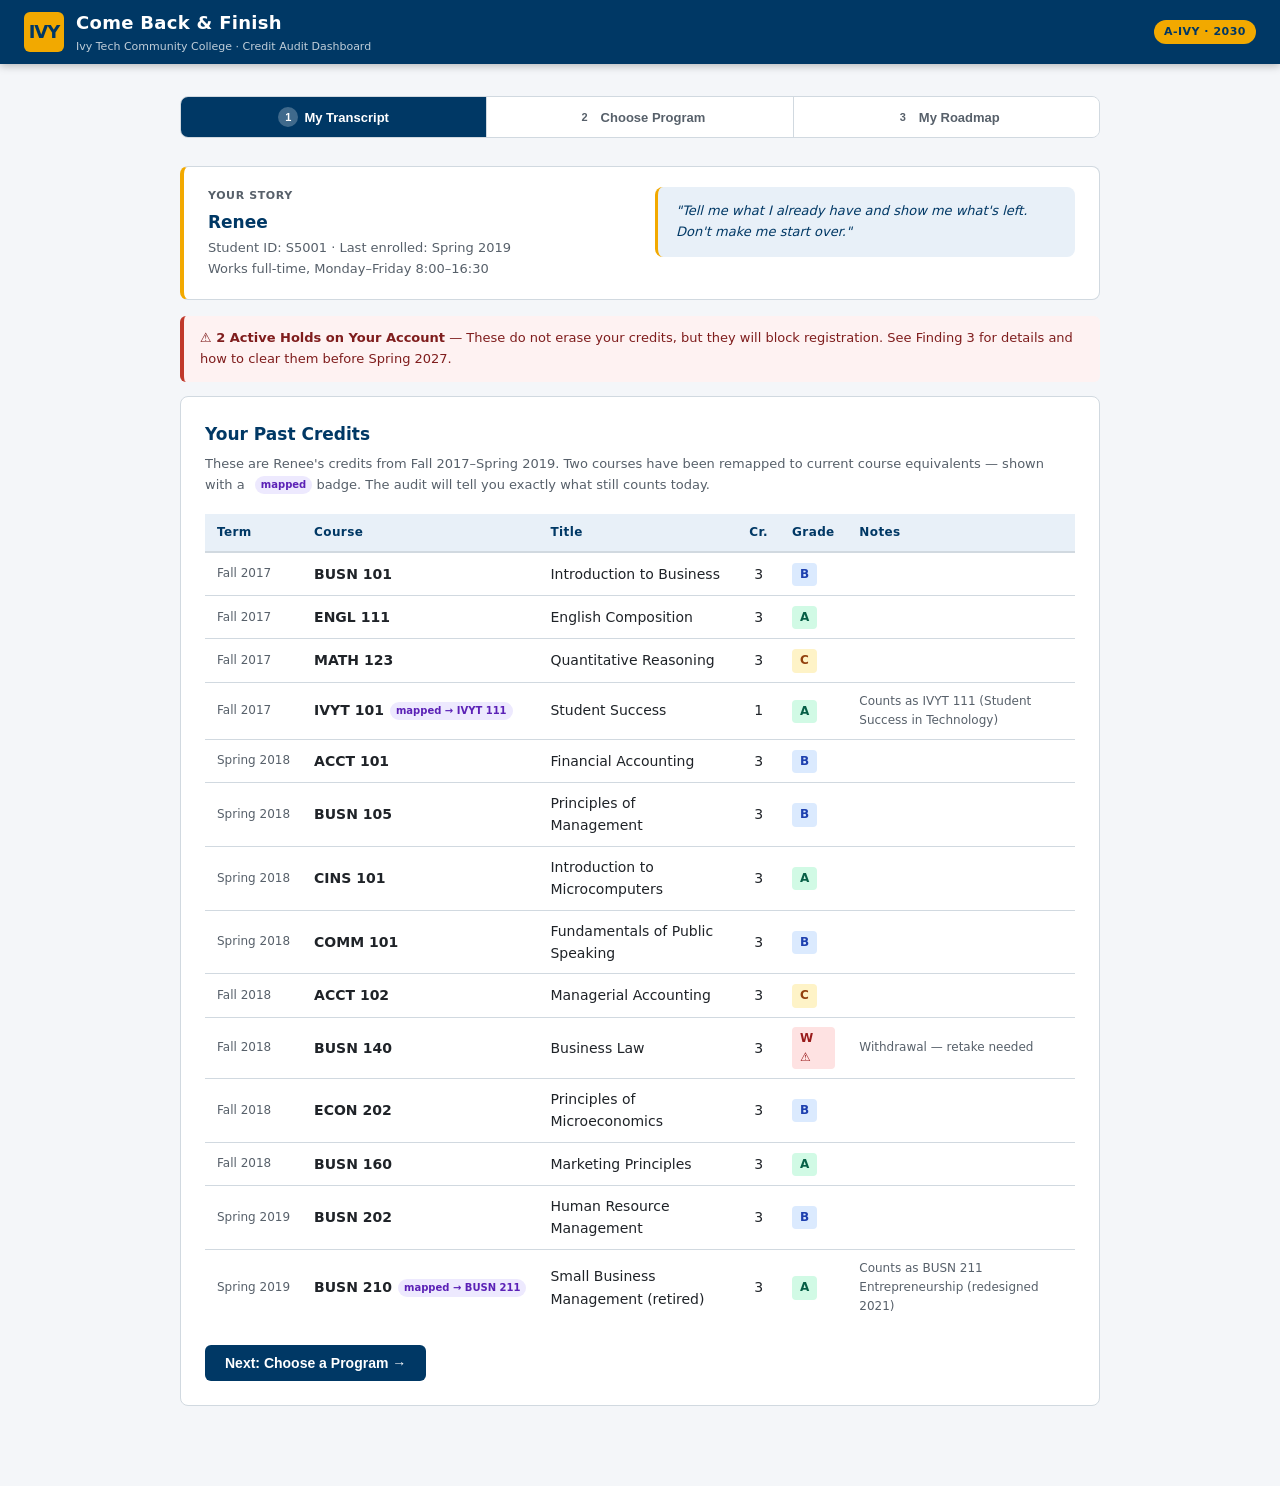
<file: Final Prototype.html>
<!DOCTYPE html>
<html lang="en">
<head>
  <meta charset="UTF-8" />
  <meta name="viewport" content="width=device-width, initial-scale=1.0" />
  <title>Come Back &amp; Finish — Ivy Tech Credit Audit Dashboard</title>
  <style>
    *, *::before, *::after { box-sizing: border-box; margin: 0; padding: 0; }

    :root {
      --ivy-blue:   #003865;
      --ivy-gold:   #F2A900;
      --ivy-light:  #E8F0F8;
      --accent:     #0057A8;
      --success:    #1A7F4B;
      --warning:    #B45309;
      --danger:     #C0392B;
      --muted:      #57606a;
      --border:     #d1d9e0;
      --bg:         #f4f6f9;
      --surface:    #ffffff;
      --text:       #1f2328;
      --radius:     8px;
    }

    body {
      font-family: -apple-system, "Segoe UI", system-ui, sans-serif;
      font-size: 15px;
      line-height: 1.6;
      background: var(--bg);
      color: var(--text);
      min-height: 100vh;
    }

    header {
      background: var(--ivy-blue);
      color: #fff;
      padding: 0 24px;
      display: flex;
      align-items: center;
      justify-content: space-between;
      height: 64px;
      position: sticky;
      top: 0;
      z-index: 100;
      box-shadow: 0 2px 8px rgba(0,0,0,.25);
    }
    .header-brand { display: flex; align-items: center; gap: 12px; }
    .header-brand .logo-mark {
      background: var(--ivy-gold);
      color: var(--ivy-blue);
      font-weight: 800;
      font-size: 18px;
      width: 40px; height: 40px;
      border-radius: 6px;
      display: flex; align-items: center; justify-content: center;
      letter-spacing: -1px;
    }
    .header-brand h1 { font-size: 18px; font-weight: 700; letter-spacing: .3px; }
    .header-brand p  { font-size: 11px; opacity: .75; }
    .header-badge {
      background: var(--ivy-gold);
      color: var(--ivy-blue);
      font-size: 11px;
      font-weight: 700;
      padding: 3px 10px;
      border-radius: 20px;
      letter-spacing: .5px;
    }

    .wrapper { max-width: 960px; margin: 0 auto; padding: 32px 20px 60px; }

    .steps {
      display: flex;
      gap: 0;
      margin-bottom: 28px;
      border-radius: var(--radius);
      overflow: hidden;
      border: 1px solid var(--border);
    }
    .step-btn {
      flex: 1;
      padding: 10px 6px;
      background: var(--surface);
      border: none;
      cursor: pointer;
      font-size: 13px;
      font-weight: 600;
      color: var(--muted);
      border-right: 1px solid var(--border);
      transition: background .2s, color .2s;
      display: flex; align-items: center; justify-content: center; gap: 6px;
    }
    .step-btn:last-child { border-right: none; }
    .step-btn.active { background: var(--ivy-blue); color: #fff; }
    .step-btn.done   { background: var(--success);  color: #fff; }
    .step-num {
      width: 20px; height: 20px;
      border-radius: 50%;
      background: rgba(255,255,255,.25);
      font-size: 11px;
      display: flex; align-items: center; justify-content: center;
      font-weight: 800;
      flex-shrink: 0;
    }

    .card {
      background: var(--surface);
      border: 1px solid var(--border);
      border-radius: var(--radius);
      padding: 24px;
      margin-bottom: 20px;
    }
    .card h2 { font-size: 17px; color: var(--ivy-blue); margin-bottom: 6px; }
    .card p.sub { font-size: 13px; color: var(--muted); margin-bottom: 18px; }

    .view { display: none; }
    .view.active { display: block; }

    table { width: 100%; border-collapse: collapse; font-size: 14px; }
    thead th {
      background: var(--ivy-light);
      color: var(--ivy-blue);
      padding: 9px 12px;
      text-align: left;
      font-weight: 700;
      font-size: 12px;
      letter-spacing: .4px;
      border-bottom: 2px solid var(--border);
    }
    tbody tr { border-bottom: 1px solid var(--border); }
    tbody tr:last-child { border-bottom: none; }
    tbody td { padding: 9px 12px; vertical-align: middle; }
    tbody tr:hover { background: #fafbfc; }

    .grade-badge {
      display: inline-block;
      padding: 2px 8px;
      border-radius: 4px;
      font-size: 12px;
      font-weight: 700;
    }
    .grade-A { background: #d1fae5; color: #065f46; }
    .grade-B { background: #dbeafe; color: #1e40af; }
    .grade-C { background: #fef3c7; color: #92400e; }
    .grade-W { background: #fee2e2; color: #991b1b; }
    .grade-other { background: #f3f4f6; color: #374151; }

    .mapped-tag {
      display: inline-block;
      font-size: 10px;
      font-weight: 700;
      padding: 1px 6px;
      border-radius: 20px;
      background: #ede9fe;
      color: #5b21b6;
      margin-left: 6px;
      vertical-align: middle;
    }

    .req-category { margin-bottom: 24px; }
    .req-category h3 {
      font-size: 13px;
      font-weight: 700;
      text-transform: uppercase;
      letter-spacing: .6px;
      color: var(--muted);
      margin-bottom: 10px;
      padding-bottom: 6px;
      border-bottom: 1px solid var(--border);
    }
    .req-item {
      display: flex;
      align-items: flex-start;
      gap: 12px;
      padding: 10px 12px;
      border-radius: 6px;
      margin-bottom: 6px;
      border: 1px solid transparent;
    }
    .req-item.satisfied    { background: #f0fdf4; border-color: #bbf7d0; }
    .req-item.not-satisfied{ background: #fff8f0; border-color: #fed7aa; }
    .req-item.grade-fail   { background: #fef2f2; border-color: #fecaca; }
    .req-item.extra        { background: #f8f9fa; border-color: var(--border); }
    .req-icon { font-size: 18px; flex-shrink: 0; margin-top: 1px; }
    .req-info { flex: 1; }
    .req-info .req-title { font-weight: 600; font-size: 14px; }
    .req-info .req-meta  { font-size: 12px; color: var(--muted); margin-top: 2px; }
    .req-credits { font-size: 13px; font-weight: 700; color: var(--muted); flex-shrink: 0; }

    .progress-hero {
      background: linear-gradient(135deg, var(--ivy-blue) 0%, #005aa7 100%);
      color: #fff;
      border-radius: var(--radius);
      padding: 28px 24px;
      margin-bottom: 20px;
      display: flex;
      gap: 32px;
      align-items: center;
      flex-wrap: wrap;
    }
    .progress-hero .big-num   { font-size: 52px; font-weight: 800; line-height: 1; }
    .progress-hero .big-label { font-size: 13px; opacity: .8; margin-top: 4px; }
    .progress-hero .divider   { width: 1px; background: rgba(255,255,255,.2); align-self: stretch; }
    .progress-hero .stats     { display: flex; gap: 28px; flex-wrap: wrap; }
    .progress-hero .stat .val { font-size: 28px; font-weight: 700; }
    .progress-hero .stat .lbl { font-size: 12px; opacity: .75; }

    .progress-bar-wrap { margin-bottom: 20px; }
    .progress-bar-wrap label { font-size: 13px; font-weight: 600; color: var(--muted); display: flex; justify-content: space-between; margin-bottom: 6px; }
    .progress-bar-track { height: 14px; background: var(--border); border-radius: 99px; overflow: hidden; }
    .progress-bar-fill  { height: 100%; border-radius: 99px; background: var(--ivy-gold); transition: width .6s ease; }

    .alert { padding: 12px 16px; border-radius: 6px; font-size: 13px; margin-bottom: 14px; border-left: 4px solid; }
    .alert-warn    { background: #fffbeb; border-color: var(--ivy-gold); color: #78350f; }
    .alert-info    { background: var(--ivy-light); border-color: var(--accent); color: #1e3a5f; }
    .alert-success { background: #f0fdf4; border-color: var(--success); color: #064e3b; }
    .alert-danger  { background: #fef2f2; border-color: var(--danger); color: #7f1d1d; }

    .btn {
      display: inline-flex; align-items: center; gap: 7px;
      padding: 10px 20px;
      border-radius: 6px;
      font-size: 14px;
      font-weight: 600;
      cursor: pointer;
      border: none;
      transition: opacity .15s, transform .1s;
    }
    .btn:hover  { opacity: .88; }
    .btn:active { transform: scale(.97); }
    .btn-primary   { background: var(--ivy-blue); color: #fff; }
    .btn-secondary { background: var(--ivy-gold); color: var(--ivy-blue); }
    .btn-outline   { background: transparent; color: var(--ivy-blue); border: 1px solid var(--ivy-blue); }
    .btn-row { display: flex; gap: 10px; flex-wrap: wrap; margin-top: 20px; }

    select {
      padding: 9px 12px;
      border: 1px solid var(--border);
      border-radius: 6px;
      font-size: 14px;
      background: var(--surface);
      color: var(--text);
      width: 100%;
      max-width: 420px;
    }
    .form-group { margin-bottom: 16px; }
    .form-group label { display: block; font-size: 13px; font-weight: 600; margin-bottom: 5px; color: var(--muted); }

    .tag { display: inline-block; padding: 2px 8px; border-radius: 20px; font-size: 11px; font-weight: 700; background: var(--ivy-light); color: var(--ivy-blue); }

    /* ── Advisor Finding Cards ───────────────────────────────── */
    .finding {
      background: var(--surface);
      border: 1px solid var(--border);
      border-radius: var(--radius);
      margin-bottom: 16px;
      overflow: hidden;
    }
    .finding-header {
      display: flex;
      align-items: center;
      gap: 12px;
      padding: 14px 18px;
      cursor: pointer;
      user-select: none;
    }
    .finding-header:hover { background: #fafbfc; }
    .finding-num {
      width: 28px; height: 28px;
      border-radius: 50%;
      display: flex; align-items: center; justify-content: center;
      font-size: 13px; font-weight: 800;
      flex-shrink: 0;
    }
    .finding-title { font-weight: 700; font-size: 15px; flex: 1; }
    .finding-toggle { font-size: 18px; color: var(--muted); transition: transform .2s; }
    .finding.open .finding-toggle { transform: rotate(180deg); }
    .finding-body { display: none; padding: 0 18px 18px; }
    .finding.open .finding-body { display: block; }
    .finding-row {
      display: flex; gap: 10px;
      padding: 10px 0;
      border-bottom: 1px solid var(--border);
      font-size: 13px;
    }
    .finding-row:last-child { border-bottom: none; }
    .finding-row .fr-label { font-weight: 600; min-width: 110px; flex-shrink: 0; color: var(--muted); font-size: 12px; padding-top: 2px; }
    .finding-row .fr-val   { flex: 1; }
    .schedule-pill {
      display: inline-block;
      padding: 3px 10px;
      border-radius: 20px;
      font-size: 12px;
      font-weight: 600;
      margin: 2px 3px 2px 0;
    }
    .pill-online  { background: #dbeafe; color: #1e40af; }
    .pill-evening { background: #ede9fe; color: #5b21b6; }
    .pill-hybrid  { background: #fef3c7; color: #92400e; }
    .pill-inperson { background: #f3f4f6; color: #374151; }
    .cred-badge {
      display: inline-flex; align-items: center; gap: 6px;
      padding: 6px 12px;
      border-radius: 6px;
      font-size: 13px;
      font-weight: 600;
      margin-bottom: 8px;
    }
    .cred-earned  { background: #d1fae5; color: #065f46; border: 1px solid #6ee7b7; }
    .cred-close   { background: #fef3c7; color: #92400e; border: 1px solid #fcd34d; }
    .hold-box {
      background: #fff8f0;
      border: 1px solid #fed7aa;
      border-radius: 6px;
      padding: 14px 16px;
      margin-bottom: 12px;
    }
    .hold-box.hold-danger {
      background: #fef2f2;
      border-color: #fecaca;
    }
    .hold-box .hold-type { font-weight: 700; font-size: 14px; color: var(--danger); margin-bottom: 4px; }
    .hold-box .hold-desc { font-size: 13px; color: var(--text); }

    .sched-table { width: 100%; border-collapse: collapse; font-size: 13px; margin-top: 10px; }
    .sched-table th { background: var(--ivy-light); color: var(--ivy-blue); padding: 7px 10px; text-align: left; font-size: 11px; font-weight: 700; letter-spacing: .4px; border-bottom: 2px solid var(--border); }
    .sched-table td { padding: 7px 10px; border-bottom: 1px solid var(--border); }
    .sched-table tr:last-child td { border-bottom: none; }
    .sched-table .ok-row  { background: #f0fdf4; }
    .sched-table .bad-row { background: #fff8f0; }
    .conflict-label { font-size: 11px; font-weight: 700; color: var(--danger); }
    .ok-label       { font-size: 11px; font-weight: 700; color: var(--success); }

    @media print {
      header, .steps, .btn-row { display: none !important; }
      .view { display: block !important; }
      body  { background: #fff; }
    }
    @media (max-width: 600px) {
      .progress-hero { flex-direction: column; gap: 16px; }
      .progress-hero .divider { display: none; }
    }
  </style>
</head>
<body>

<header>
  <div class="header-brand">
    <div class="logo-mark">IVY</div>
    <div>
      <h1>Come Back &amp; Finish</h1>
      <p>Ivy Tech Community College · Credit Audit Dashboard</p>
    </div>
  </div>
  <span class="header-badge">A-IVY · 2030</span>
</header>

<div class="wrapper">

  <div class="steps">
    <button class="step-btn active" onclick="goTo(0)" id="tab0"><span class="step-num">1</span> My Transcript</button>
    <button class="step-btn"        onclick="goTo(1)" id="tab1"><span class="step-num">2</span> Choose Program</button>
    <button class="step-btn"        onclick="goTo(2)" id="tab2"><span class="step-num">3</span> My Roadmap</button>
  </div>

  <!-- VIEW 0 — TRANSCRIPT -->
  <div class="view active" id="view0">
    <div class="card" style="border-left:4px solid var(--ivy-gold);margin-bottom:16px;padding:20px 24px;">
      <div style="display:flex;align-items:flex-start;gap:16px;flex-wrap:wrap;">
        <div style="flex:1;min-width:220px;">
          <div style="font-size:11px;font-weight:700;text-transform:uppercase;letter-spacing:.6px;color:var(--muted);margin-bottom:4px;">Your Story</div>
          <div style="font-size:17px;font-weight:700;color:var(--ivy-blue);">Renee</div>
          <div style="font-size:13px;color:var(--muted);margin-top:2px;">Student ID: S5001 · Last enrolled: Spring 2019</div>
          <div style="font-size:13px;color:var(--muted);">Works full-time, Monday–Friday 8:00–16:30</div>
        </div>
        <div style="background:var(--ivy-light);border-radius:8px;padding:14px 18px;font-size:13px;color:var(--ivy-blue);max-width:420px;font-style:italic;border-left:3px solid var(--ivy-gold);">
          "Tell me what I already have and show me what's left. Don't make me start over."
        </div>
      </div>
    </div>

    <div class="alert alert-danger">
      <strong>⚠ 2 Active Holds on Your Account</strong> — These do not erase your credits, but they will block registration. See Finding 3 for details and how to clear them before Spring 2027.
    </div>

    <div class="card">
      <h2>Your Past Credits</h2>
      <p class="sub">These are Renee's credits from Fall 2017–Spring 2019. Two courses have been remapped to current course equivalents — shown with a <span class="mapped-tag">mapped</span> badge. The audit will tell you exactly what still counts today.</p>

      <table>
        <thead>
          <tr>
            <th>Term</th>
            <th>Course</th>
            <th>Title</th>
            <th>Cr.</th>
            <th>Grade</th>
            <th>Notes</th>
          </tr>
        </thead>
        <tbody id="transcript-tbody"></tbody>
      </table>

      <div class="btn-row">
        <button class="btn btn-primary" onclick="goTo(1)">Next: Choose a Program →</button>
      </div>
    </div>
  </div>

  <!-- VIEW 1 — PROGRAM SELECTION -->
  <div class="view" id="view1">
    <div class="card">
      <h2>Choose Your Target Program</h2>
      <p class="sub">Renee's goal is to finish a credential that helps get promoted at work. Select a program below — the audit shows exactly which of Renee's credits still count toward it today.</p>

      <div class="form-group">
        <label for="program-select">Program (Current Catalog)</label>
        <select id="program-select" onchange="onProgramChange()">
          <option value="BUSA-AAS">Business Administration (AAS) — 60 credits</option>
          <option value="BUSOPS-CERT">Business Operations (Certificate) — 18 credits</option>
          <option value="HR-TECH-CERT">Human Resources (Technical Certificate) — 15 credits</option>
        </select>
      </div>

      <div id="program-info-box" class="alert alert-info" style="margin-top:0;"></div>

      <div class="btn-row">
        <button class="btn btn-outline" onclick="goTo(0)">← Back</button>
        <button class="btn btn-primary" onclick="runAnalysis()">Analyze My Credits →</button>
      </div>
    </div>
  </div>

  <!-- VIEW 2 — ROADMAP RESULTS -->
  <div class="view" id="view2">
    <div id="results-hero"></div>
    <div id="results-progress"></div>
    <div id="results-alerts"></div>

    <!-- THREE AUDIT SECTIONS -->
    <div id="section-apply"></div>
    <div id="section-nocount"></div>
    <div id="section-needed"></div>

    <div class="card" style="border-left:4px solid var(--ivy-gold);">
      <h2>📅 Suggested Next Steps</h2>
      <p class="sub">Based on Renee's remaining requirements, here's a clear path to the credential.</p>
      <div id="next-steps"></div>
    </div>

    <!-- ADVISOR FINDINGS -->
    <div style="margin-top:8px;">
      <div style="font-size:11px;font-weight:700;text-transform:uppercase;letter-spacing:.7px;color:var(--muted);margin-bottom:12px;padding-left:2px;">Advisor Findings</div>
      <div id="finding-1"></div>
      <div id="finding-2"></div>
      <div id="finding-3"></div>
    </div>

    <div class="btn-row" style="margin-bottom:32px;">
      <button class="btn btn-outline"   onclick="goTo(1)">← Change Program</button>
      <button class="btn btn-secondary" onclick="window.print()">🖨 Print My Roadmap</button>
    </div>
  </div>

</div><!-- /wrapper -->

<script>
// ═══════════════════════════════════════════════════════════════
// ACTUAL CASE DATA — Renee, Student S5001
// Source: older_transcript.csv, course_mapping.csv,
//         program_requirements.csv, spring_2027_schedule.csv,
//         holds.csv, student.csv
// ═══════════════════════════════════════════════════════════════

// Course equivalency mapping (retired → current)
const COURSE_MAPPING = {
  "BUSN 210": { current: "BUSN 211", note: "Small Business Management was redesigned in 2021 and counts as BUSN 211 Entrepreneurship." },
  "IVYT 101": { current: "IVYT 111", note: "Student Success was replaced by IVYT 111 and still meets the requirement." },
  "CINS 101": { current: "CINS 101", note: "No change." },
};

// Renee's actual transcript — older_transcript.csv
// IVYT 101 → IVYT 111, BUSN 210 → BUSN 211 per course_mapping.csv
const TRANSCRIPT = [
  { course_id:"BUSN 101",  mapped_id:"BUSN 101",  title:"Introduction to Business",         credits:3, grade:"B",  term:"Fall 2017",   mapped:false },
  { course_id:"ENGL 111",  mapped_id:"ENGL 111",  title:"English Composition",              credits:3, grade:"A",  term:"Fall 2017",   mapped:false },
  { course_id:"MATH 123",  mapped_id:"MATH 123",  title:"Quantitative Reasoning",           credits:3, grade:"C",  term:"Fall 2017",   mapped:false },
  { course_id:"IVYT 101",  mapped_id:"IVYT 111",  title:"Student Success",                  credits:1, grade:"A",  term:"Fall 2017",   mapped:true,  map_note:"Counts as IVYT 111 (Student Success in Technology)" },
  { course_id:"ACCT 101",  mapped_id:"ACCT 101",  title:"Financial Accounting",             credits:3, grade:"B",  term:"Spring 2018", mapped:false },
  { course_id:"BUSN 105",  mapped_id:"BUSN 105",  title:"Principles of Management",         credits:3, grade:"B",  term:"Spring 2018", mapped:false },
  { course_id:"CINS 101",  mapped_id:"CINS 101",  title:"Introduction to Microcomputers",   credits:3, grade:"A",  term:"Spring 2018", mapped:false },
  { course_id:"COMM 101",  mapped_id:"COMM 101",  title:"Fundamentals of Public Speaking",  credits:3, grade:"B",  term:"Spring 2018", mapped:false },
  { course_id:"ACCT 102",  mapped_id:"ACCT 102",  title:"Managerial Accounting",            credits:3, grade:"C",  term:"Fall 2018",   mapped:false },
  { course_id:"BUSN 140",  mapped_id:"BUSN 140",  title:"Business Law",                     credits:3, grade:"W",  term:"Fall 2018",   mapped:false },
  { course_id:"ECON 202",  mapped_id:"ECON 202",  title:"Principles of Microeconomics",     credits:3, grade:"B",  term:"Fall 2018",   mapped:false },
  { course_id:"BUSN 160",  mapped_id:"BUSN 160",  title:"Marketing Principles",             credits:3, grade:"A",  term:"Fall 2018",   mapped:false },
  { course_id:"BUSN 202",  mapped_id:"BUSN 202",  title:"Human Resource Management",        credits:3, grade:"B",  term:"Spring 2019", mapped:false },
  { course_id:"BUSN 210",  mapped_id:"BUSN 211",  title:"Small Business Management (retired)", credits:3, grade:"A", term:"Spring 2019", mapped:true, map_note:"Counts as BUSN 211 Entrepreneurship (redesigned 2021)" },
];

// ── Active holds — holds.csv ──────────────────────────────────
const HOLDS = [
  {
    code: "BUR-PAST",
    name: "Bursar Past Due",
    placed: "June 2019",
    blocks: "Registration and transcripts",
    plain: "You owe $214.00 from Spring 2019.",
    office: "Bursar's Office",
    how_to_clear: "Pay the balance or ask about the Returning Student Balance Forgiveness Program"
  },
  {
    code: "ADM-RE",
    name: "Readmission Required",
    placed: "January 2021",
    blocks: "Registration",
    plain: "You have been away more than two years, so you need to update your application.",
    office: "Admissions Office",
    how_to_clear: "Submit the short readmission form online at ivytech.edu"
  }
];

// ── Spring 2027 schedule — spring_2027_schedule.csv ───────────
// Renee works Mon–Fri 8:00–16:30 → daytime in-person sections conflict
const SPRING_2027 = {
  "BUSN 140": [
    { section:"01", format:"In person, day",  days:"Mon/Wed", times:"10:00–11:15", length:"16 weeks", works_for_renee: false, conflict_reason:"Daytime in-person conflicts with work schedule" },
    { section:"40", format:"Online",          days:"Anytime", times:"",             length:"8 weeks (second half)", works_for_renee: true },
  ],
  "BUSN 230": [
    { section:"40",  format:"In person, evening", days:"Tue", times:"18:00–20:45", length:"16 weeks", works_for_renee: true },
    { section:"OL1", format:"Online",              days:"Anytime", times:"",         length:"16 weeks", works_for_renee: true },
  ],
  "BUSN 250": [
    { section:"OL1", format:"Online",          days:"Anytime",   times:"",           length:"8 weeks (first half)",  works_for_renee: true },
    { section:"01",  format:"In person, day",  days:"Tue/Thu",   times:"13:00–14:15",length:"16 weeks", works_for_renee: false, conflict_reason:"Daytime in-person conflicts with work schedule" },
  ],
  "PSYC 101": [
    { section:"OL1", format:"Online",           days:"Anytime", times:"",            length:"8 weeks (first half)", works_for_renee: true },
    { section:"45",  format:"Hybrid, evening",  days:"Thu",     times:"18:00–19:15", length:"16 weeks", works_for_renee: true },
  ],
  "BUSN 280": [
    { section:"01",  format:"In person, day", days:"Fri", times:"09:00–11:45", length:"16 weeks", works_for_renee: false, conflict_reason:"Daytime in-person conflicts with work schedule" },
    { section:"OL1", format:"Online",          days:"Anytime", times:"",         length:"16 weeks", works_for_renee: true },
  ],
  "IVYT 111": [
    { section:"OL1", format:"Online", days:"Anytime", times:"", length:"8 weeks (first half)", works_for_renee: true },
  ],
  "ACCT 101": [
    { section:"40", format:"In person, evening", days:"Mon", times:"18:00–20:45", length:"16 weeks", works_for_renee: true },
  ],
};

// ── Program requirements — program_requirements.csv ──────────
const PROGRAMS = {
  "BUSA-AAS": {
    title: "Business Administration (AAS)",
    credential_type: "Degree",
    total_credits: 60,
    description: "Prepares students for careers in business & management. 60 total credit hours required.",
    categories: [
      { name: "General Education", courses: [
        { course_id:"ENGL 111", title:"English Composition",             credits:3 },
        { course_id:"MATH 123", title:"Quantitative Reasoning",          credits:3 },
        { course_id:"COMM 101", title:"Fundamentals of Public Speaking", credits:3 },
        { course_id:"ECON 202", title:"Principles of Microeconomics",    credits:3 },
        { course_id:"PSYC 101", title:"Introduction to Psychology",      credits:3 },
        { course_id:"IVYT 111", title:"Student Success in Technology",   credits:1 },
      ]},
      { name: "Business Core", courses: [
        { course_id:"BUSN 101", title:"Introduction to Business",        credits:3 },
        { course_id:"BUSN 105", title:"Principles of Management",        credits:3 },
        { course_id:"ACCT 101", title:"Financial Accounting",            credits:3 },
        { course_id:"ACCT 102", title:"Managerial Accounting",           credits:3 },
        { course_id:"BUSN 140", title:"Business Law",                    credits:3 },
        { course_id:"BUSN 160", title:"Marketing Principles",            credits:3 },
        { course_id:"CINS 101", title:"Introduction to Microcomputers",  credits:3 },
      ]},
      { name: "Concentration", courses: [
        { course_id:"BUSN 202", title:"Human Resource Management",       credits:3 },
        { course_id:"BUSN 211", title:"Entrepreneurship",                credits:3 },
        { course_id:"BUSN 230", title:"Organizational Behavior",         credits:3 },
        { course_id:"BUSN 250", title:"Business Ethics",                 credits:3 },
      ]},
      { name: "Capstone", courses: [
        { course_id:"BUSN 280", title:"Business Capstone",               credits:3 },
      ]},
      { name: "Electives", courses: [
        { course_id:"BUSN-ELEC-1", title:"Any BUSN or ACCT course",      credits:3, is_elective:true },
        { course_id:"ANY-ELEC-1",  title:"Any course (free elective)",   credits:3, is_elective:true },
      ]},
    ]
  },

  "BUSOPS-CERT": {
    title: "Business Operations (Certificate)",
    credential_type: "Certificate",
    total_credits: 18,
    description: "Core business skills certificate. 18 total credit hours required.",
    categories: [
      { name: "Required", courses: [
        { course_id:"BUSN 101", title:"Introduction to Business",        credits:3 },
        { course_id:"BUSN 105", title:"Principles of Management",        credits:3 },
        { course_id:"ACCT 101", title:"Financial Accounting",            credits:3 },
        { course_id:"BUSN 160", title:"Marketing Principles",            credits:3 },
        { course_id:"CINS 101", title:"Introduction to Microcomputers",  credits:3 },
        { course_id:"ENGL 111", title:"English Composition",             credits:3 },
      ]},
    ]
  },

  "HR-TECH-CERT": {
    title: "Human Resources (Technical Certificate)",
    credential_type: "Technical Certificate",
    total_credits: 15,
    description: "Focused on HR management and organizational skills. 15 total credit hours required.",
    categories: [
      { name: "Required", courses: [
        { course_id:"BUSN 105", title:"Principles of Management",        credits:3 },
        { course_id:"BUSN 202", title:"Human Resource Management",       credits:3 },
        { course_id:"BUSN 140", title:"Business Law",                    credits:3 },
        { course_id:"BUSN 230", title:"Organizational Behavior",         credits:3 },
        { course_id:"COMM 101", title:"Fundamentals of Public Speaking", credits:3 },
      ]},
    ]
  },
};

// ── Grade helpers ─────────────────────────────────────────────
function gradeClass(g) {
  if (g === "A") return "grade-A";
  if (g === "B") return "grade-B";
  if (g === "C") return "grade-C";
  if (g === "W") return "grade-W";
  return "grade-other";
}

function gradeApplies(g) {
  // W (Withdrawal) does not satisfy a requirement
  return g !== "W" && g !== "F" && g !== "I";
}

// ── Navigation ────────────────────────────────────────────────
function goTo(n) {
  document.querySelectorAll(".view").forEach((v,i) => v.classList.toggle("active", i === n));
  document.querySelectorAll(".step-btn").forEach((b,i) => {
    b.classList.remove("active","done");
    if (i < n)  b.classList.add("done");
    if (i === n) b.classList.add("active");
  });
  window.scrollTo({ top: 0, behavior: "smooth" });
}

// ── Transcript view ───────────────────────────────────────────
function renderTranscript() {
  document.getElementById("transcript-tbody").innerHTML = TRANSCRIPT.map(c => `
    <tr>
      <td style="color:var(--muted);font-size:12px;white-space:nowrap;">${c.term}</td>
      <td style="font-weight:600;white-space:nowrap;">${c.course_id}${c.mapped ? `<span class="mapped-tag">mapped → ${c.mapped_id}</span>` : ""}</td>
      <td>${c.title}</td>
      <td style="text-align:center;">${c.credits}</td>
      <td><span class="grade-badge ${gradeClass(c.grade)}">${c.grade}${c.grade === "W" ? " ⚠" : ""}</span></td>
      <td style="font-size:12px;color:var(--muted);">${c.mapped ? c.map_note : (c.grade === "W" ? "Withdrawal — retake needed" : "")}</td>
    </tr>`).join("");
}

// ── Program info box ──────────────────────────────────────────
function onProgramChange() {
  const prog = PROGRAMS[document.getElementById("program-select").value];
  if (prog) document.getElementById("program-info-box").innerHTML =
    `<strong>${prog.title}</strong> (${prog.credential_type}) — ${prog.description}`;
}

// ── Analysis engine ───────────────────────────────────────────
function runAnalysis() {
  const prog = PROGRAMS[document.getElementById("program-select").value];

  // Build lookup by MAPPED course id (after equivalency resolution)
  const myMap = {};
  TRANSCRIPT.forEach(c => { myMap[c.mapped_id] = c; });

  let applyItems   = [];   // ✅ Credits That Apply
  let noCountItems = [];   // ⚠️ No Longer Count (withdrawal / not in program)
  let neededItems  = [];   // 📋 Still Needed
  let satisfiedCredits = 0;
  let elective_busn_filled = false;
  let elective_any_filled  = false;

  prog.categories.forEach(cat => {
    cat.courses.forEach(req => {
      if (req.is_elective) {
        // Check if any transcript course not already applied can fill elective
        const isAnyElec = req.course_id === "ANY-ELEC-1";
        const isBusnElec = req.course_id === "BUSN-ELEC-1";

        const filler = TRANSCRIPT.find(c => {
          if (!gradeApplies(c.grade)) return false;
          // already matched a required slot?
          const alreadyUsed = applyItems.some(a => a.mapped_id === c.mapped_id);
          if (alreadyUsed) return false;
          if (isBusnElec) return c.mapped_id.startsWith("BUSN") || c.mapped_id.startsWith("ACCT");
          return true; // any course
        });

        if (filler) {
          satisfiedCredits += req.credits;
          applyItems.push({ ...req, category: cat.name, earnedGrade: filler.grade,
            earnedTerm: filler.term, mapped_id: filler.mapped_id,
            display_title: `${filler.mapped_id} · ${filler.title} (as ${req.title})` });
        } else {
          neededItems.push({ ...req, category: cat.name });
        }
        return;
      }

      const taken = myMap[req.course_id];
      if (taken) {
        if (gradeApplies(taken.grade)) {
          satisfiedCredits += req.credits;
          applyItems.push({ ...req, category: cat.name, earnedGrade: taken.grade,
            earnedTerm: taken.term, mapped_id: taken.mapped_id,
            was_mapped: taken.mapped, map_note: taken.map_note,
            display_title: taken.mapped
              ? `${taken.course_id} → ${taken.mapped_id} · ${req.title}`
              : `${req.course_id} · ${req.title}` });
        } else {
          // Grade W or F — does not satisfy
          noCountItems.push({ ...req, category: cat.name, earnedGrade: taken.grade,
            earnedTerm: taken.term, reason: taken.grade === "W" ? "Withdrawal — course must be retaken" : "Grade does not meet requirement" });
        }
      } else {
        neededItems.push({ ...req, category: cat.name });
      }
    });
  });

  // Courses in transcript that have no place in this program and no grade issues
  const allReqMappedIds = new Set(prog.categories.flatMap(c =>
    c.courses.filter(r => !r.is_elective).map(r => r.course_id)
  ));
  const extraCourses = TRANSCRIPT.filter(c => {
    if (!gradeApplies(c.grade)) return false;
    if (allReqMappedIds.has(c.mapped_id)) return false;
    // Not already counted as elective filler
    const usedAsElective = applyItems.some(a => a.mapped_id === c.mapped_id && a.is_elective);
    return !usedAsElective;
  });

  const retakeCredits  = noCountItems.reduce((s, r) => s + r.credits, 0);
  const stillNeeded    = neededItems.reduce((s, r) => s + r.credits, 0) + retakeCredits;
  const pct            = Math.round((satisfiedCredits / prog.total_credits) * 100);
  const semLeftFT      = Math.ceil(stillNeeded / 15);
  const semLeftPT      = Math.ceil(stillNeeded / 6);
  const yearsLeftPT    = (semLeftPT / 2).toFixed(1).replace(/\.0$/, "");

  // ── HERO ───────────────────────────────────────────────────────
  document.getElementById("results-hero").innerHTML = `
    <div class="progress-hero">
      <div>
        <div class="big-num">${satisfiedCredits}</div>
        <div class="big-label">credits apply toward<br><strong>${prog.title}</strong></div>
      </div>
      <div class="divider"></div>
      <div class="stats">
        <div class="stat"><div class="val">${stillNeeded}</div><div class="lbl">credits remaining</div></div>
        <div class="stat"><div class="val">${pct}%</div><div class="lbl">complete</div></div>
        <div class="stat"><div class="val">~${semLeftPT}</div><div class="lbl">sem. part-time (2 courses)</div></div>
      </div>
    </div>`;

  // ── PROGRESS BAR ───────────────────────────────────────────────
  document.getElementById("results-progress").innerHTML = `
    <div class="progress-bar-wrap">
      <label>
        <span>Progress toward ${prog.title}</span>
        <span>${satisfiedCredits} of ${prog.total_credits} required credits complete</span>
      </label>
      <div class="progress-bar-track">
        <div class="progress-bar-fill" style="width:${pct}%;"></div>
      </div>
    </div>`;

  // ── TOP ALERTS ─────────────────────────────────────────────────
  let alertsHtml = "";
  if (pct >= 60) alertsHtml += `<div class="alert alert-success"><strong>You're closer than you think.</strong> ${satisfiedCredits} of your past credits still count today — you're ${pct}% of the way there.</div>`;
  alertsHtml += `<div class="alert alert-danger"><strong>⚠ 2 Active Holds — Clear These Before Registering.</strong> See Finding 3 below. Holds do not erase your credits.</div>`;
  alertsHtml += `<div class="alert alert-info"><strong>Planning tool only.</strong> Final credit evaluation is performed by an Ivy Tech academic advisor. <a href="#" style="color:var(--accent);">Schedule an advising appointment →</a></div>`;
  document.getElementById("results-alerts").innerHTML = alertsHtml;

  // ── SECTION 1: CREDITS THAT APPLY ──────────────────────────────
  const applyRows = applyItems.map(r => `
    <div class="req-item satisfied">
      <span class="req-icon">✓</span>
      <div class="req-info">
        <div class="req-title">${r.display_title}${r.was_mapped ? ' <span class="mapped-tag">mapped</span>' : ''}</div>
        <div class="req-meta"><span style="color:var(--muted);">${r.category}</span> · ${r.earnedTerm} · Grade: <strong>${r.earnedGrade}</strong>${r.was_mapped ? " · " + r.map_note : ""}</div>
      </div>
      <div class="req-credits">${r.credits} cr.</div>
    </div>`).join("");

  document.getElementById("section-apply").innerHTML = `
    <div class="card" style="border-left:4px solid var(--success);">
      <div style="display:flex;align-items:baseline;justify-content:space-between;margin-bottom:6px;">
        <h2 style="color:var(--success);">✅ Credits That Apply</h2>
        <span style="font-size:13px;font-weight:700;color:var(--success);">${applyItems.length} courses · ${satisfiedCredits} credits</span>
      </div>
      <p class="sub">These past credits count toward the ${prog.title} today. No action needed.</p>
      ${applyRows || '<p style="color:var(--muted);font-size:13px;">None of your credits match this program\'s requirements.</p>'}
    </div>`;

  // ── SECTION 2: NO LONGER COUNT / ISSUES ────────────────────────
  const noCountRows = noCountItems.map(r => `
    <div class="req-item grade-fail">
      <span class="req-icon">⚠</span>
      <div class="req-info">
        <div class="req-title">${r.course_id} · ${r.title}</div>
        <div class="req-meta"><span style="color:var(--muted);">${r.category}</span> · ${r.earnedTerm} · Grade earned: <strong>${r.earnedGrade}</strong> · ${r.reason} — retake required</div>
      </div>
      <div class="req-credits">${r.credits} cr.</div>
    </div>`).join("");

  const extraRows = extraCourses.map(c => `
    <div class="req-item extra">
      <span class="req-icon" style="color:var(--muted);">—</span>
      <div class="req-info">
        <div class="req-title" style="color:var(--muted);">${c.course_id} · ${c.title}</div>
        <div class="req-meta">${c.term} · Grade ${c.grade} · Not required for this program — may count as free elective or toward a different credential</div>
      </div>
      <div class="req-credits" style="color:var(--muted);">${c.credits} cr.</div>
    </div>`).join("");

  document.getElementById("section-nocount").innerHTML = `
    <div class="card" style="border-left:4px solid var(--danger);">
      <div style="display:flex;align-items:baseline;justify-content:space-between;margin-bottom:6px;">
        <h2 style="color:var(--danger);">⚠️ Credits That Don't Count Here</h2>
        <span style="font-size:13px;font-weight:700;color:var(--danger);">${noCountItems.length + extraCourses.length} courses flagged</span>
      </div>
      <p class="sub">These were taken but don't satisfy a requirement for the selected program — either due to a grade issue (W) or they're not part of this program.</p>
      ${noCountRows}
      ${extraRows}
      ${(!noCountRows && !extraRows) ? '<p style="color:var(--success);font-size:13px;">None — all your courses either apply directly or are still needed.</p>' : ""}
    </div>`;

  // ── SECTION 3: STILL NEEDED ────────────────────────────────────
  const retakeRows = noCountItems.map(r => `
    <div class="req-item grade-fail">
      <span class="req-icon">↺</span>
      <div class="req-info">
        <div class="req-title">Retake: ${r.course_id} · ${r.title}</div>
        <div class="req-meta">Grade earned: <strong>${r.earnedGrade}</strong> · ${r.reason}</div>
      </div>
      <div class="req-credits">${r.credits} cr.</div>
    </div>`).join("");

  const neededRows = neededItems.map(r => `
    <div class="req-item not-satisfied">
      <span class="req-icon">○</span>
      <div class="req-info">
        <div class="req-title">${r.is_elective ? r.title : r.course_id + " · " + r.title}</div>
        <div class="req-meta"><span style="color:var(--muted);">${r.category}</span></div>
      </div>
      <div class="req-credits">${r.credits} cr.</div>
    </div>`).join("");

  document.getElementById("section-needed").innerHTML = `
    <div class="card" style="border-left:4px solid var(--warning);">
      <div style="display:flex;align-items:baseline;justify-content:space-between;margin-bottom:6px;">
        <h2 style="color:var(--warning);">📋 Still Needed</h2>
        <span style="font-size:13px;font-weight:700;color:var(--warning);">${neededItems.length + noCountItems.length} courses · ${stillNeeded} credits</span>
      </div>
      <p class="sub">These are the only courses standing between Renee and the ${prog.title}.</p>
      ${retakeRows}
      ${neededRows || '<p style="color:var(--success);font-size:13px;">All program requirements are satisfied!</p>'}
    </div>`;

  // ── NEXT STEPS ─────────────────────────────────────────────────
  const steps = [];
  steps.push(`<li><strong>Clear both account holds</strong> — Bursar hold ($214) and Readmission Required. See Finding 3 for exact steps.</li>`);
  noCountItems.forEach(w => steps.push(`<li>Retake <strong>${w.course_id} ${w.title}</strong> — previous grade was ${w.earnedGrade}</li>`));
  neededItems.slice(0, 4).forEach(r =>
    steps.push(`<li>Complete <strong>${r.is_elective ? r.title : r.course_id + " " + r.title}</strong></li>`)
  );
  if (neededItems.length > 4) steps.push(`<li>…and ${neededItems.length - 4} more course${neededItems.length - 4 !== 1 ? "s" : ""}</li>`);
  steps.push(`<li><a href="#" style="color:var(--accent);">Meet with an Ivy Tech academic advisor</a> to confirm credit acceptance and build your official plan</li>`);
  steps.push(`<li>Apply for re-enrollment at <a href="https://www.ivytech.edu" style="color:var(--accent);">ivytech.edu</a></li>`);
  document.getElementById("next-steps").innerHTML = `<ol style="padding-left:20px;line-height:2;">${steps.join("")}</ol>`;

  // ── FINDING 1: SCHEDULE FLEXIBILITY ────────────────────────────
  // Build schedule table for courses Renee still needs that are in Spring 2027
  const neededCourseIds = [
    ...noCountItems.map(r => r.course_id),
    ...neededItems.filter(r => !r.is_elective).map(r => r.course_id)
  ];

  let schedRows = "";
  neededCourseIds.forEach(cid => {
    const sections = SPRING_2027[cid];
    if (!sections) return;
    sections.forEach(s => {
      const ok = s.works_for_renee;
      schedRows += `
        <tr class="${ok ? "ok-row" : "bad-row"}">
          <td><strong>${cid}</strong></td>
          <td>${s.format}</td>
          <td>${s.days}</td>
          <td>${s.times || "—"}</td>
          <td>${s.length}</td>
          <td>${ok
            ? '<span class="ok-label">✓ Works for Renee</span>'
            : `<span class="conflict-label">✗ ${s.conflict_reason}</span>`}</td>
        </tr>`;
    });
  });

  document.getElementById("finding-1").innerHTML = `
    <div class="finding open" id="f1">
      <div class="finding-header" onclick="toggleFinding('f1')">
        <div class="finding-num" style="background:#ede9fe;color:#5b21b6;">1</div>
        <div class="finding-title">🕐 This Plan Works Around Your Job — Not the Other Way Around</div>
        <span class="finding-toggle">▾</span>
      </div>
      <div class="finding-body">
        <div class="alert alert-warn" style="margin-bottom:14px;">
          <strong>Renee works full-time, Monday–Friday 8:00–16:30.</strong> This plan is built around 2 courses per semester — online or evenings only. No daytime in-person sections required.
        </div>
        <div class="finding-row">
          <div class="fr-label">Part-time path</div>
          <div class="fr-val" style="font-size:14px;"><strong style="font-size:18px;color:var(--ivy-blue);">${semLeftPT} semesters</strong> (~${yearsLeftPT} year${yearsLeftPT !== "1" ? "s" : ""}) taking <strong>2 courses at a time</strong> while working full-time.</div>
        </div>
        <div class="finding-row">
          <div class="fr-label">Full-time path</div>
          <div class="fr-val" style="color:var(--muted);">${semLeftFT} semester${semLeftFT !== 1 ? "s" : ""} at 5 courses — <em>not recommended</em> given Renee's work schedule.</div>
        </div>
        <div class="finding-row">
          <div class="fr-label">Start Spring 2027</div>
          <div class="fr-val"><strong>BUSN 230</strong> (Online, any time) + <strong>PSYC 101</strong> (Online, 8 weeks) — both fit around any work schedule, no conflicts.</div>
        </div>
        ${schedRows ? `
        <div style="font-size:12px;font-weight:700;text-transform:uppercase;letter-spacing:.5px;color:var(--muted);margin:14px 0 6px;">Spring 2027 sections for remaining courses</div>
        <table class="sched-table">
          <thead><tr><th>Course</th><th>Format</th><th>Days</th><th>Time</th><th>Length</th><th>Fits Renee?</th></tr></thead>
          <tbody>${schedRows}</tbody>
        </table>` : ""}
      </div>
    </div>`;

  // ── FINDING 2: SHORTEST PATH / STACKABLE CREDENTIALS ──────────
  // Assess if Renee qualifies or is close to any shorter credential
  const certCheck = {
    "BUSOPS-CERT": { prog: PROGRAMS["BUSOPS-CERT"], label: "Business Operations (Certificate)", credits: 18 },
    "HR-TECH-CERT": { prog: PROGRAMS["HR-TECH-CERT"], label: "Human Resources (Technical Certificate)", credits: 15 },
  };
  // Build shortest-path summary: check each cert, rank by % complete
  let certResults = [];
  Object.entries(certCheck).forEach(([key, cc]) => {
    if (key === document.getElementById("program-select").value) return;
    let certSatisfied = 0, certMissing = [];
    cc.prog.categories.forEach(cat => {
      cat.courses.forEach(req => {
        const taken = myMap[req.course_id];
        if (taken && gradeApplies(taken.grade)) {
          certSatisfied += req.credits;
        } else {
          certMissing.push({ course_id: req.course_id, title: req.title, credits: req.credits });
        }
      });
    });
    const certPct = Math.round((certSatisfied / cc.credits) * 100);
    certResults.push({ key, label: cc.label, total: cc.credits, satisfied: certSatisfied, missing: certMissing, pct: certPct });
  });
  // Sort: 100% first, then highest pct
  certResults.sort((a, b) => b.pct - a.pct);

  let shortestHtml = certResults.map(cr => {
    const done = cr.pct === 100;
    const creditsLeft = cr.missing.reduce((s, r) => s + r.credits, 0);
    return `
      <div style="background:${done ? "#f0fdf4" : "#fff8f0"};border:1px solid ${done ? "#bbf7d0" : "#fed7aa"};border-radius:8px;padding:14px 16px;margin-bottom:12px;">
        <div style="display:flex;align-items:center;justify-content:space-between;margin-bottom:6px;">
          <div style="font-weight:700;font-size:15px;color:${done ? "var(--success)" : "var(--warning)"};">
            ${done ? "✅" : "🎯"} ${cr.label}
          </div>
          <div style="font-size:22px;font-weight:800;color:${done ? "var(--success)" : "var(--ivy-blue)"};">${cr.pct}%</div>
        </div>
        ${done
          ? `<div style="font-size:13px;color:var(--success);font-weight:600;">All ${cr.total} credits satisfied — Renee can apply for this credential now.</div>`
          : `<div style="font-size:13px;color:var(--muted);">Still needs: ${cr.missing.map(r => `<strong>${r.course_id}</strong>`).join(", ")} (${creditsLeft} credits)</div>`
        }
      </div>`;
  }).join("") || '<p style="font-size:13px;color:var(--muted);">You are already viewing the shortest available credential.</p>';

  // Headline: is Renee already done for any credential?
  const alreadyDone = certResults.find(cr => cr.pct === 100);
  const findingTitle = alreadyDone
    ? `🏁 Renee Already Qualifies for the ${alreadyDone.label}`
    : `🏁 Shortest Path to a Credential`;

  document.getElementById("finding-2").innerHTML = `
    <div class="finding open" id="f2">
      <div class="finding-header" onclick="toggleFinding('f2')">
        <div class="finding-num" style="background:#d1fae5;color:#065f46;">2</div>
        <div class="finding-title">${findingTitle}</div>
        <span class="finding-toggle">▾</span>
      </div>
      <div class="finding-body">
        ${alreadyDone ? `
        <div class="alert alert-success" style="margin-bottom:14px;">
          <strong>Renee can earn a credential this semester.</strong> She already meets every requirement for the ${alreadyDone.label}. Every credit she earned also counts toward the full AAS — zero duplication.
        </div>` : `
        <p style="font-size:13px;color:var(--muted);margin-bottom:14px;">
          Renee doesn't have to wait until the full degree. These shorter credentials stack directly into the AAS — every credit counts toward both.
        </p>`}
        ${shortestHtml}
        <div class="finding-row">
          <div class="fr-label">Why it matters</div>
          <div class="fr-val">A certificate can go to Renee's employer <em>now</em> — before she finishes the full AAS. Every credit she earned for it stacks into the degree with no duplication.</div>
        </div>
        <div class="finding-row">
          <div class="fr-label">Ask your advisor</div>
          <div class="fr-val"><a href="#" style="color:var(--accent);">Confirm certificate eligibility and start the application →</a></div>
        </div>
      </div>
    </div>`;

  // ── FINDING 3: ACCOUNT HOLDS ───────────────────────────────────
  const holdBoxes = HOLDS.map(h => `
    <div class="hold-box hold-danger">
      <div class="hold-type">${h.name} (${h.code})</div>
      <div class="hold-desc">
        <strong>Placed:</strong> ${h.placed} &nbsp;|&nbsp; <strong>Blocks:</strong> ${h.blocks}<br>
        <strong>What it means:</strong> ${h.plain}<br>
        <strong>How to clear:</strong> ${h.how_to_clear}<br>
        <strong>Contact:</strong> ${h.office}
      </div>
    </div>`).join("");

  document.getElementById("finding-3").innerHTML = `
    <div class="finding open" id="f3">
      <div class="finding-header" onclick="toggleFinding('f3')">
        <div class="finding-num" style="background:#fee2e2;color:#991b1b;">3</div>
        <div class="finding-title">🔒 2 Holds Are Blocking Registration — Here's How to Clear Them</div>
        <span class="finding-toggle">▾</span>
      </div>
      <div class="finding-body">
        <div class="alert alert-danger" style="margin-bottom:14px;">
          <strong>Your credits are safe.</strong> These holds do not erase or change any of your credits. But both must be cleared before you can register for Spring 2027.
        </div>
        ${holdBoxes}
        <div style="background:var(--ivy-light);border-radius:8px;padding:16px 18px;margin-top:4px;">
          <div style="font-weight:700;font-size:14px;color:var(--ivy-blue);margin-bottom:10px;">Clear in this order:</div>
          <ol style="padding-left:18px;line-height:2;font-size:13px;">
            <li><strong>Submit the readmission form online</strong> (ADM-RE) — free, takes 5 minutes at ivytech.edu. Do this first.</li>
            <li><strong>Call the Bursar's Office</strong> (BUR-PAST) — ask about the <em>Returning Student Balance Forgiveness Program</em> before paying anything.</li>
            <li>Once cleared: log in to <a href="https://my.ivytech.edu" style="color:var(--accent);">my.ivytech.edu → Student Records → Holds</a> to confirm.</li>
          </ol>
        </div>
        <div class="finding-row" style="margin-top:4px;">
          <div class="fr-label">Don't wait</div>
          <div class="fr-val">An advisor can start your official credit evaluation and build your plan <em>before</em> the holds are cleared. Contact advising now — don't let holds stop the conversation.</div>
        </div>
      </div>
    </div>`;

  goTo(2);
}

function toggleFinding(id) {
  document.getElementById(id).classList.toggle("open");
}

// ── Init ──────────────────────────────────────────────────────
renderTranscript();
onProgramChange();
</script>
</body>
</html>
</file>
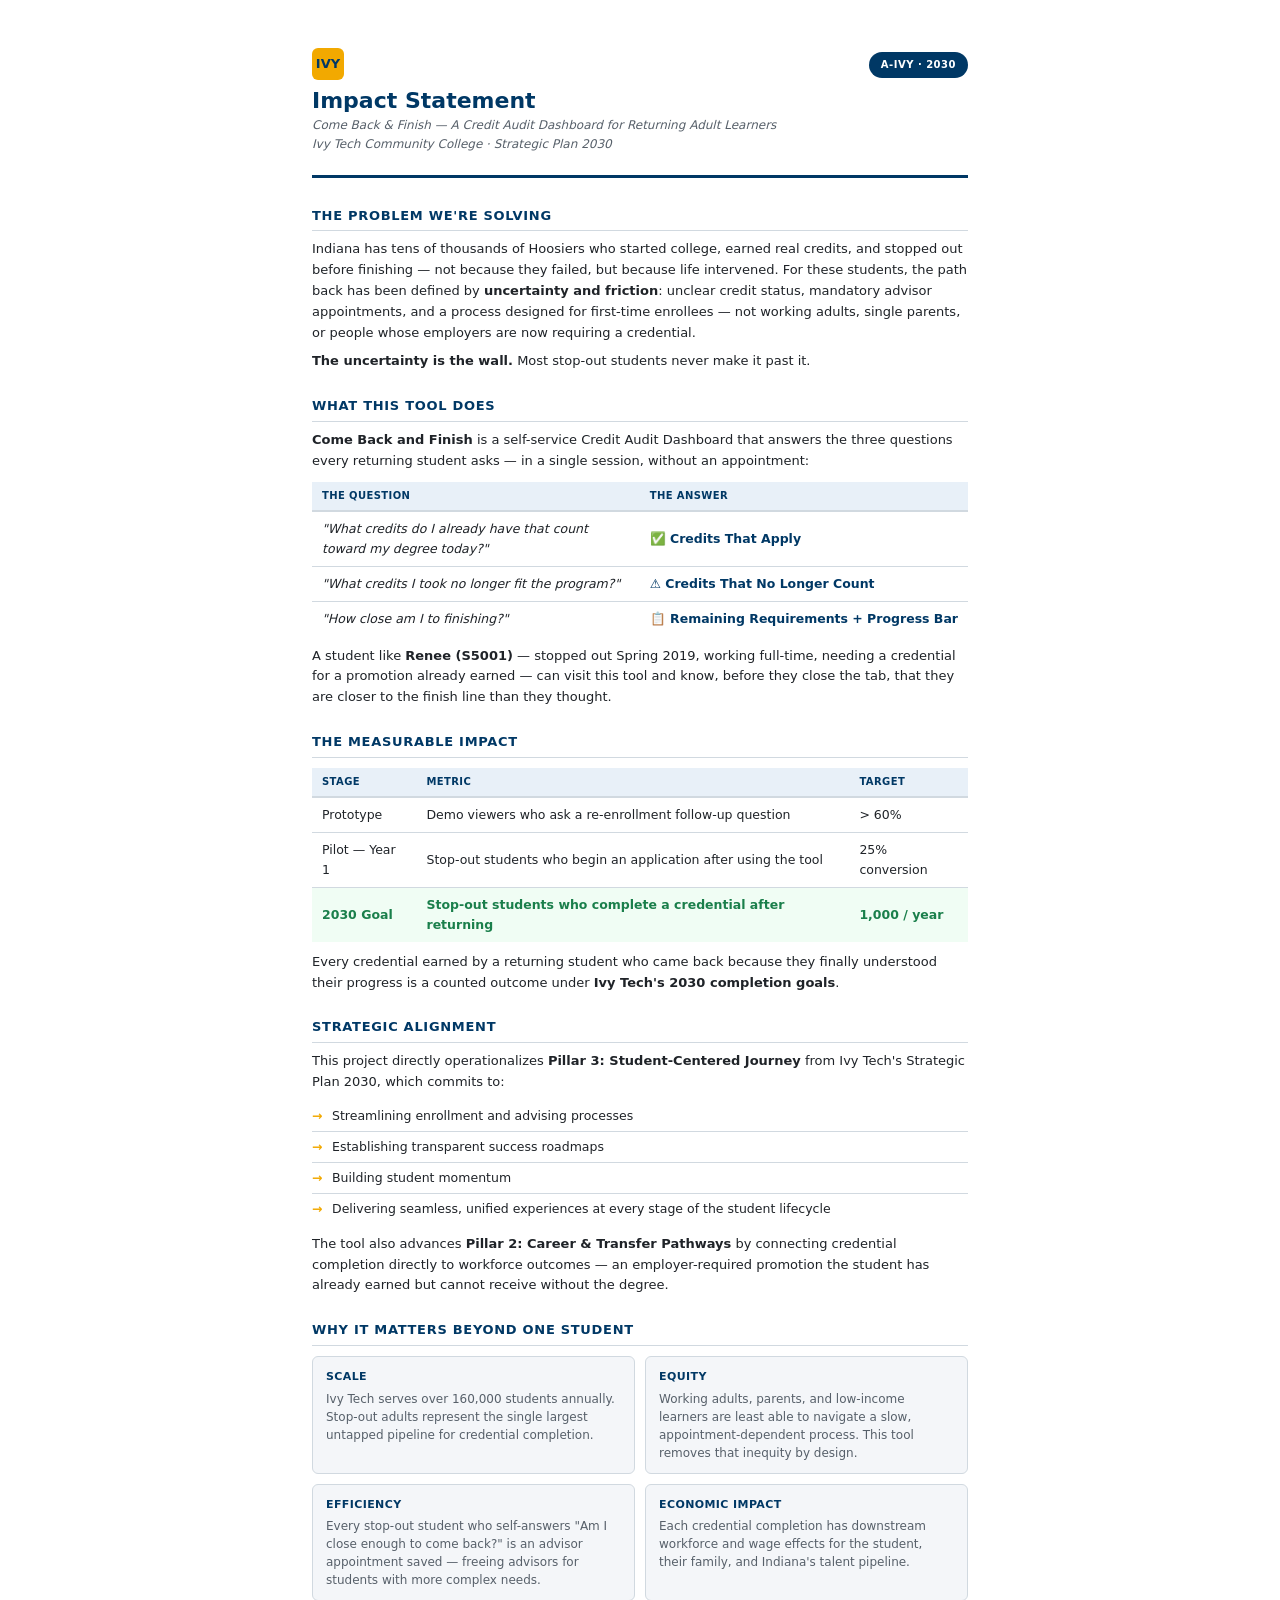
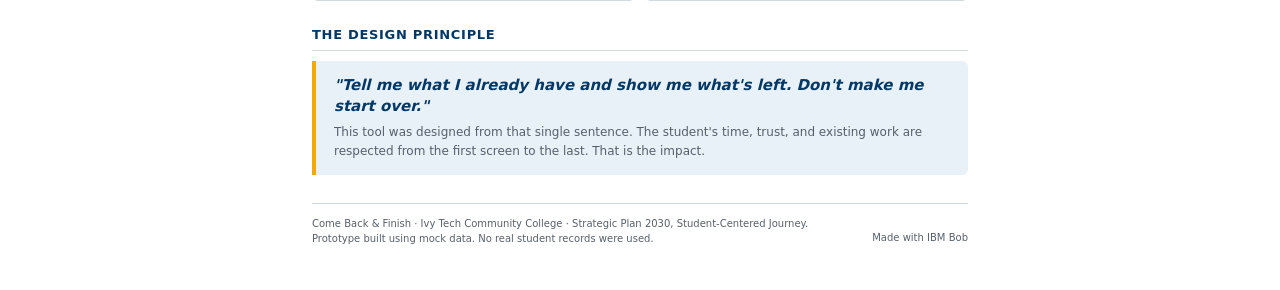
<file: docs/impact-statement.html>
<!DOCTYPE html>
<html lang="en">
<head>
<meta charset="UTF-8" />
<meta name="viewport" content="width=device-width, initial-scale=1.0" />
<title>Impact Statement — Come Back &amp; Finish · Ivy Tech</title>
<style>
  *, *::before, *::after { box-sizing: border-box; margin: 0; padding: 0; }

  :root {
    --ivy-blue:  #003865;
    --ivy-gold:  #F2A900;
    --ivy-light: #E8F0F8;
    --accent:    #0057A8;
    --success:   #1A7F4B;
    --muted:     #57606a;
    --border:    #d1d9e0;
    --bg:        #f4f6f9;
    --text:      #1f2328;
  }

  @page {
    size: Letter portrait;
    margin: 0;
  }

  html, body {
    font-family: -apple-system, "Segoe UI", system-ui, sans-serif;
    font-size: 13px;
    line-height: 1.6;
    color: var(--text);
    background: #fff;
    -webkit-print-color-adjust: exact;
    print-color-adjust: exact;
  }

  /* ── Page shell ── */
  .page {
    max-width: 760px;
    margin: 0 auto;
    padding: 48px 52px 44px;
  }

  /* ── Header band ── */
  .page-header {
    display: flex;
    align-items: flex-start;
    justify-content: space-between;
    gap: 20px;
    padding-bottom: 20px;
    border-bottom: 3px solid var(--ivy-blue);
    margin-bottom: 28px;
  }
  .header-left {}
  .logo-mark {
    display: inline-flex;
    align-items: center;
    justify-content: center;
    background: var(--ivy-gold);
    color: var(--ivy-blue);
    font-weight: 800;
    font-size: 13px;
    width: 32px;
    height: 32px;
    border-radius: 6px;
    margin-bottom: 8px;
  }
  .doc-title {
    font-size: 22px;
    font-weight: 800;
    color: var(--ivy-blue);
    line-height: 1.15;
    margin-bottom: 3px;
  }
  .doc-subtitle {
    font-size: 12px;
    color: var(--muted);
    font-style: italic;
  }
  .header-badge {
    background: var(--ivy-blue);
    color: #fff;
    font-size: 10px;
    font-weight: 700;
    letter-spacing: .5px;
    text-transform: uppercase;
    padding: 5px 12px;
    border-radius: 20px;
    white-space: nowrap;
    margin-top: 4px;
  }

  /* ── Section headings ── */
  h2 {
    font-size: 13px;
    font-weight: 800;
    text-transform: uppercase;
    letter-spacing: .7px;
    color: var(--ivy-blue);
    margin-bottom: 8px;
    padding-bottom: 4px;
    border-bottom: 1px solid var(--border);
  }

  section {
    margin-bottom: 24px;
  }

  p {
    margin-bottom: 8px;
  }
  p:last-child { margin-bottom: 0; }

  strong { font-weight: 700; }
  em { font-style: italic; }

  /* ── Three-question table ── */
  .q-table {
    width: 100%;
    border-collapse: collapse;
    font-size: 12.5px;
    margin: 10px 0 10px;
  }
  .q-table th {
    background: var(--ivy-light);
    color: var(--ivy-blue);
    font-size: 10px;
    font-weight: 700;
    letter-spacing: .4px;
    text-transform: uppercase;
    padding: 6px 10px;
    text-align: left;
    border-bottom: 2px solid var(--border);
  }
  .q-table td {
    padding: 7px 10px;
    border-bottom: 1px solid var(--border);
    vertical-align: middle;
  }
  .q-table tr:last-child td { border-bottom: none; }
  .q-table td:last-child { font-weight: 700; color: var(--ivy-blue); white-space: nowrap; }

  /* ── Metric table ── */
  .metric-table {
    width: 100%;
    border-collapse: collapse;
    font-size: 12.5px;
    margin: 10px 0 10px;
  }
  .metric-table th {
    background: var(--ivy-light);
    color: var(--ivy-blue);
    font-size: 10px;
    font-weight: 700;
    letter-spacing: .4px;
    text-transform: uppercase;
    padding: 6px 10px;
    text-align: left;
    border-bottom: 2px solid var(--border);
  }
  .metric-table td {
    padding: 7px 10px;
    border-bottom: 1px solid var(--border);
  }
  .metric-table tr:last-child td { border-bottom: none; }
  .metric-table .hl td {
    background: #f0fdf4;
    font-weight: 700;
    color: var(--success);
  }

  /* ── Pillar chips ── */
  .pillar-list {
    list-style: none;
    padding: 0;
    margin: 8px 0 0;
  }
  .pillar-list li {
    padding: 5px 0 5px 20px;
    border-bottom: 1px solid var(--border);
    font-size: 12.5px;
    position: relative;
  }
  .pillar-list li:last-child { border-bottom: none; }
  .pillar-list li::before {
    content: "→";
    position: absolute;
    left: 0;
    color: var(--ivy-gold);
    font-weight: 700;
  }

  /* ── Why-it-matters grid ── */
  .impact-grid {
    display: grid;
    grid-template-columns: 1fr 1fr;
    gap: 10px;
    margin-top: 10px;
  }
  .impact-card {
    background: var(--bg);
    border: 1px solid var(--border);
    border-radius: 6px;
    padding: 11px 13px;
  }
  .impact-card .ic-label {
    font-size: 11px;
    font-weight: 800;
    color: var(--ivy-blue);
    text-transform: uppercase;
    letter-spacing: .4px;
    margin-bottom: 4px;
  }
  .impact-card p {
    font-size: 12px;
    color: var(--muted);
    line-height: 1.5;
    margin: 0;
  }

  /* ── Design-principle callout ── */
  .principle-box {
    background: var(--ivy-light);
    border-left: 4px solid var(--ivy-gold);
    border-radius: 0 6px 6px 0;
    padding: 14px 18px;
    margin: 10px 0 0;
  }
  .principle-box blockquote {
    font-size: 15px;
    font-style: italic;
    font-weight: 600;
    color: var(--ivy-blue);
    line-height: 1.4;
    margin-bottom: 6px;
  }
  .principle-box p {
    font-size: 12px;
    color: var(--muted);
    margin: 0;
  }

  /* ── Footer ── */
  .page-footer {
    margin-top: 28px;
    padding-top: 12px;
    border-top: 1px solid var(--border);
    display: flex;
    justify-content: space-between;
    align-items: flex-end;
    gap: 16px;
  }
  .footer-note {
    font-size: 10px;
    color: var(--muted);
    line-height: 1.5;
  }
  .footer-brand {
    font-size: 10px;
    color: var(--muted);
    text-align: right;
    white-space: nowrap;
  }

  @media print {
    .page { padding: 36px 44px 36px; }
    body  { background: #fff; }
  }
</style>
</head>
<body>
<div class="page">

  <!-- Header -->
  <div class="page-header">
    <div class="header-left">
      <div class="logo-mark">IVY</div>
      <div class="doc-title">Impact Statement</div>
      <div class="doc-subtitle">Come Back &amp; Finish — A Credit Audit Dashboard for Returning Adult Learners<br>Ivy Tech Community College · Strategic Plan 2030</div>
    </div>
    <span class="header-badge">A-IVY · 2030</span>
  </div>

  <!-- The Problem -->
  <section>
    <h2>The Problem We're Solving</h2>
    <p>Indiana has tens of thousands of Hoosiers who started college, earned real credits, and stopped out before finishing — not because they failed, but because life intervened. For these students, the path back has been defined by <strong>uncertainty and friction</strong>: unclear credit status, mandatory advisor appointments, and a process designed for first-time enrollees — not working adults, single parents, or people whose employers are now requiring a credential.</p>
    <p><strong>The uncertainty is the wall.</strong> Most stop-out students never make it past it.</p>
  </section>

  <!-- What This Tool Does -->
  <section>
    <h2>What This Tool Does</h2>
    <p><strong>Come Back and Finish</strong> is a self-service Credit Audit Dashboard that answers the three questions every returning student asks — in a single session, without an appointment:</p>
    <table class="q-table">
      <thead>
        <tr><th>The Question</th><th>The Answer</th></tr>
      </thead>
      <tbody>
        <tr><td><em>"What credits do I already have that count toward my degree today?"</em></td><td>✅ Credits That Apply</td></tr>
        <tr><td><em>"What credits I took no longer fit the program?"</em></td><td>⚠️ Credits That No Longer Count</td></tr>
        <tr><td><em>"How close am I to finishing?"</em></td><td>📋 Remaining Requirements + Progress Bar</td></tr>
      </tbody>
    </table>
    <p>A student like <strong>Renee (S5001)</strong> — stopped out Spring 2019, working full-time, needing a credential for a promotion already earned — can visit this tool and know, before they close the tab, that they are closer to the finish line than they thought.</p>
  </section>

  <!-- Measurable Impact -->
  <section>
    <h2>The Measurable Impact</h2>
    <table class="metric-table">
      <thead>
        <tr><th>Stage</th><th>Metric</th><th>Target</th></tr>
      </thead>
      <tbody>
        <tr><td>Prototype</td><td>Demo viewers who ask a re-enrollment follow-up question</td><td>&gt; 60%</td></tr>
        <tr><td>Pilot — Year 1</td><td>Stop-out students who begin an application after using the tool</td><td>25% conversion</td></tr>
        <tr class="hl"><td><strong>2030 Goal</strong></td><td><strong>Stop-out students who complete a credential after returning</strong></td><td><strong>1,000 / year</strong></td></tr>
      </tbody>
    </table>
    <p>Every credential earned by a returning student who came back because they finally understood their progress is a counted outcome under <strong>Ivy Tech's 2030 completion goals</strong>.</p>
  </section>

  <!-- Strategic Alignment -->
  <section>
    <h2>Strategic Alignment</h2>
    <p>This project directly operationalizes <strong>Pillar 3: Student-Centered Journey</strong> from Ivy Tech's Strategic Plan 2030, which commits to:</p>
    <ul class="pillar-list">
      <li>Streamlining enrollment and advising processes</li>
      <li>Establishing transparent success roadmaps</li>
      <li>Building student momentum</li>
      <li>Delivering seamless, unified experiences at every stage of the student lifecycle</li>
    </ul>
    <p style="margin-top:10px;">The tool also advances <strong>Pillar 2: Career &amp; Transfer Pathways</strong> by connecting credential completion directly to workforce outcomes — an employer-required promotion the student has already earned but cannot receive without the degree.</p>
  </section>

  <!-- Why It Matters -->
  <section>
    <h2>Why It Matters Beyond One Student</h2>
    <div class="impact-grid">
      <div class="impact-card">
        <div class="ic-label">Scale</div>
        <p>Ivy Tech serves over 160,000 students annually. Stop-out adults represent the single largest untapped pipeline for credential completion.</p>
      </div>
      <div class="impact-card">
        <div class="ic-label">Equity</div>
        <p>Working adults, parents, and low-income learners are least able to navigate a slow, appointment-dependent process. This tool removes that inequity by design.</p>
      </div>
      <div class="impact-card">
        <div class="ic-label">Efficiency</div>
        <p>Every stop-out student who self-answers "Am I close enough to come back?" is an advisor appointment saved — freeing advisors for students with more complex needs.</p>
      </div>
      <div class="impact-card">
        <div class="ic-label">Economic Impact</div>
        <p>Each credential completion has downstream workforce and wage effects for the student, their family, and Indiana's talent pipeline.</p>
      </div>
    </div>
  </section>

  <!-- Design Principle -->
  <section>
    <h2>The Design Principle</h2>
    <div class="principle-box">
      <blockquote>"Tell me what I already have and show me what's left. Don't make me start over."</blockquote>
      <p>This tool was designed from that single sentence. The student's time, trust, and existing work are respected from the first screen to the last. That is the impact.</p>
    </div>
  </section>

  <!-- Footer -->
  <div class="page-footer">
    <div class="footer-note">
      Come Back &amp; Finish · Ivy Tech Community College · Strategic Plan 2030, Student-Centered Journey.<br>
      Prototype built using mock data. No real student records were used.
    </div>
    <div class="footer-brand">Made with IBM Bob</div>
  </div>

</div>
</body>
</html>
</file>
<file: credit-audit/style.css>
/* ============================================================
   Credit Audit — style.css
   Come Back and Finish Planner — Ivy Tech IT Challenge 2026
   ============================================================ */

/* --- Reset & Base --- */
*, *::before, *::after {
  box-sizing: border-box;
  margin: 0;
  padding: 0;
}

body {
  font-family: -apple-system, "Segoe UI", system-ui, sans-serif;
  font-size: 15px;
  line-height: 1.6;
  background: #f4f6f9;
  color: #1f2328;
}

a { color: #2563a8; }

/* --- Layout --- */
.site-header {
  background: #003865;
  color: #ffffff;
  padding: 20px 24px;
}

.site-header h1 {
  font-size: 1.4rem;
  font-weight: 700;
  letter-spacing: 0.01em;
}

.site-header .subtitle {
  font-size: 0.9rem;
  opacity: 0.8;
  margin-top: 2px;
}

main {
  max-width: 860px;
  margin: 32px auto;
  padding: 0 20px;
}

/* --- Loading State --- */
#loading {
  text-align: center;
  padding: 60px 20px;
  color: #57606a;
  font-size: 1rem;
}

/* --- Summary Banner --- */
#summary-banner {
  background: #ffffff;
  border: 1px solid #d0d7de;
  border-radius: 10px;
  padding: 24px 28px;
  margin-bottom: 32px;
  display: none;
}

#summary-banner h2 {
  font-size: 1.3rem;
  color: #003865;
  margin-bottom: 4px;
}

.banner-program {
  font-size: 0.95rem;
  color: #57606a;
  margin-bottom: 20px;
}

.banner-stats {
  display: flex;
  gap: 32px;
  flex-wrap: wrap;
  margin-bottom: 20px;
}

.stat-box {
  text-align: center;
}

.stat-number {
  font-size: 2rem;
  font-weight: 700;
  color: #003865;
  display: block;
}

.stat-label {
  font-size: 0.8rem;
  color: #57606a;
  text-transform: uppercase;
  letter-spacing: 0.05em;
}

/* Progress Bar */
.progress-wrap {
  margin-top: 4px;
}

.progress-label {
  font-size: 0.85rem;
  color: #57606a;
  margin-bottom: 6px;
}

.progress-track {
  background: #e5e7eb;
  border-radius: 999px;
  height: 14px;
  overflow: hidden;
}

.progress-fill {
  height: 100%;
  background: linear-gradient(90deg, #2563a8, #3b82f6);
  border-radius: 999px;
  transition: width 0.6s ease;
  min-width: 2%;
}

/* --- Section Container --- */
.audit-section {
  margin-bottom: 36px;
}

.section-heading {
  font-size: 1.1rem;
  font-weight: 700;
  padding: 10px 16px;
  border-radius: 8px 8px 0 0;
  margin-bottom: 0;
}

.section-applied .section-heading  { background: #d1fae5; color: #065f46; }
.section-unmatched .section-heading { background: #fef3c7; color: #92400e; }
.section-remaining .section-heading { background: #dbeafe; color: #1e40af; }

/* --- Cards --- */
.card {
  background: #ffffff;
  border: 1px solid #d0d7de;
  border-top: none;
  padding: 14px 16px;
  transition: box-shadow 0.15s;
}

.card:last-child {
  border-radius: 0 0 8px 8px;
}

.card:hover {
  box-shadow: 0 2px 8px rgba(0,0,0,0.08);
  position: relative;
  z-index: 1;
}

.card-applied  { border-left: 4px solid #10b981; }
.card-unmatched { border-left: 4px solid #f59e0b; }
.card-remaining { border-left: 4px solid #3b82f6; }

.card-title {
  font-weight: 600;
  margin-bottom: 6px;
}

.card-meta {
  display: flex;
  flex-wrap: wrap;
  gap: 6px;
  margin-bottom: 6px;
}

.tag {
  font-size: 0.75rem;
  padding: 2px 8px;
  border-radius: 999px;
  white-space: nowrap;
}

.tag-code    { background: #f0f1f3; color: #444d56; }
.tag-credits { background: #e0f2fe; color: #0369a1; }
.tag-grade   { background: #f0fdf4; color: #166534; }
.tag-year    { background: #faf5ff; color: #6b21a8; }
.tag-area    { background: #f0f1f3; color: #444d56; }

.card-satisfies {
  font-size: 0.85rem;
  color: #065f46;
  margin-top: 4px;
}

.card-note {
  font-size: 0.85rem;
  color: #92400e;
  margin-top: 4px;
}

.category-badge {
  font-size: 0.72rem;
  background: #d1fae5;
  color: #065f46;
  padding: 1px 7px;
  border-radius: 999px;
  margin-left: 6px;
}

/* --- Requirement Groups --- */
.req-group {
  margin-bottom: 8px;
}

.req-group-heading {
  font-size: 0.8rem;
  text-transform: uppercase;
  letter-spacing: 0.07em;
  color: #57606a;
  padding: 8px 16px 4px;
  background: #f7f8fa;
  border: 1px solid #d0d7de;
  border-top: none;
  border-bottom: none;
  font-weight: 600;
}

.empty-note {
  background: #fff;
  border: 1px solid #d0d7de;
  border-top: none;
  border-radius: 0 0 8px 8px;
  padding: 16px;
  color: #57606a;
  font-style: italic;
}

/* --- Footer --- */
.site-footer {
  max-width: 860px;
  margin: 0 auto 40px;
  padding: 16px 20px;
  border-top: 1px solid #d0d7de;
  font-size: 0.8rem;
  color: #57606a;
  text-align: center;
  line-height: 1.5;
}

/* --- Responsive --- */
@media (max-width: 600px) {
  .banner-stats { gap: 20px; }
  .stat-number  { font-size: 1.5rem; }
  main          { padding: 0 12px; }
}
</file>
